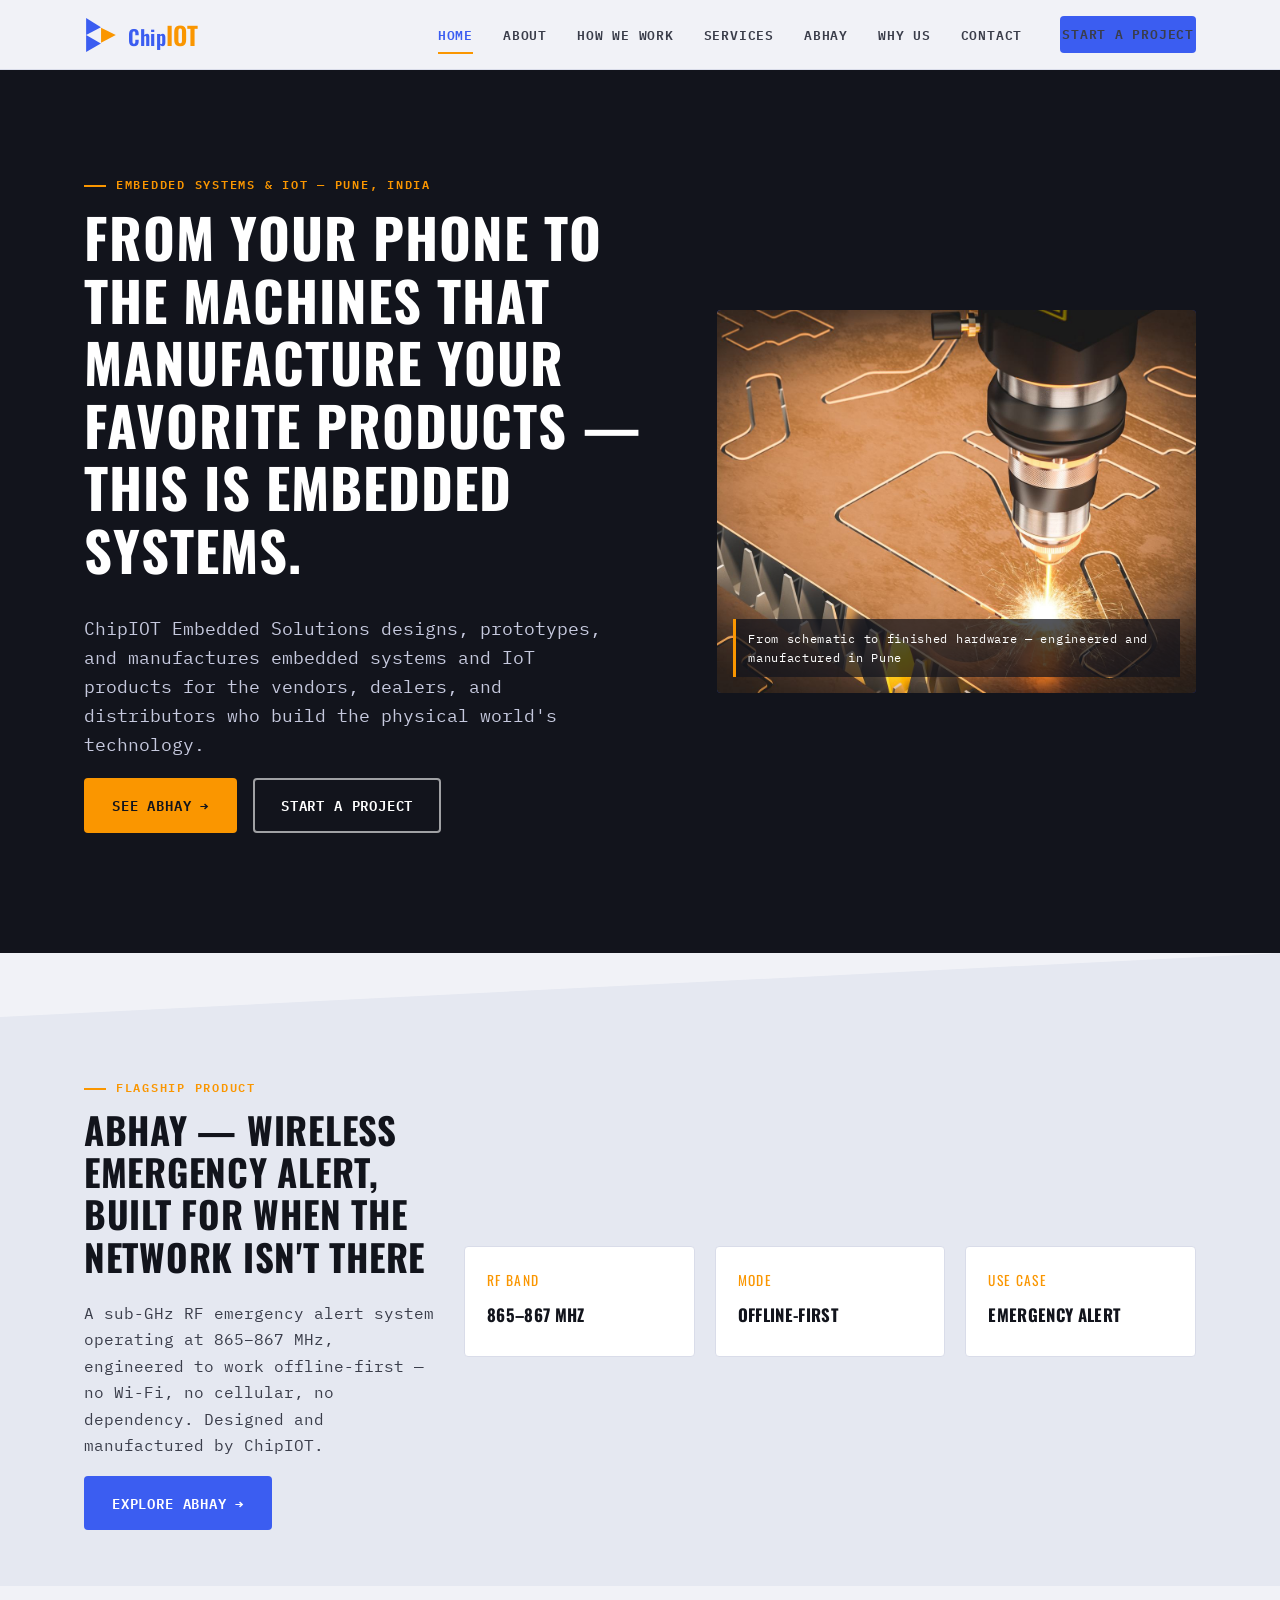
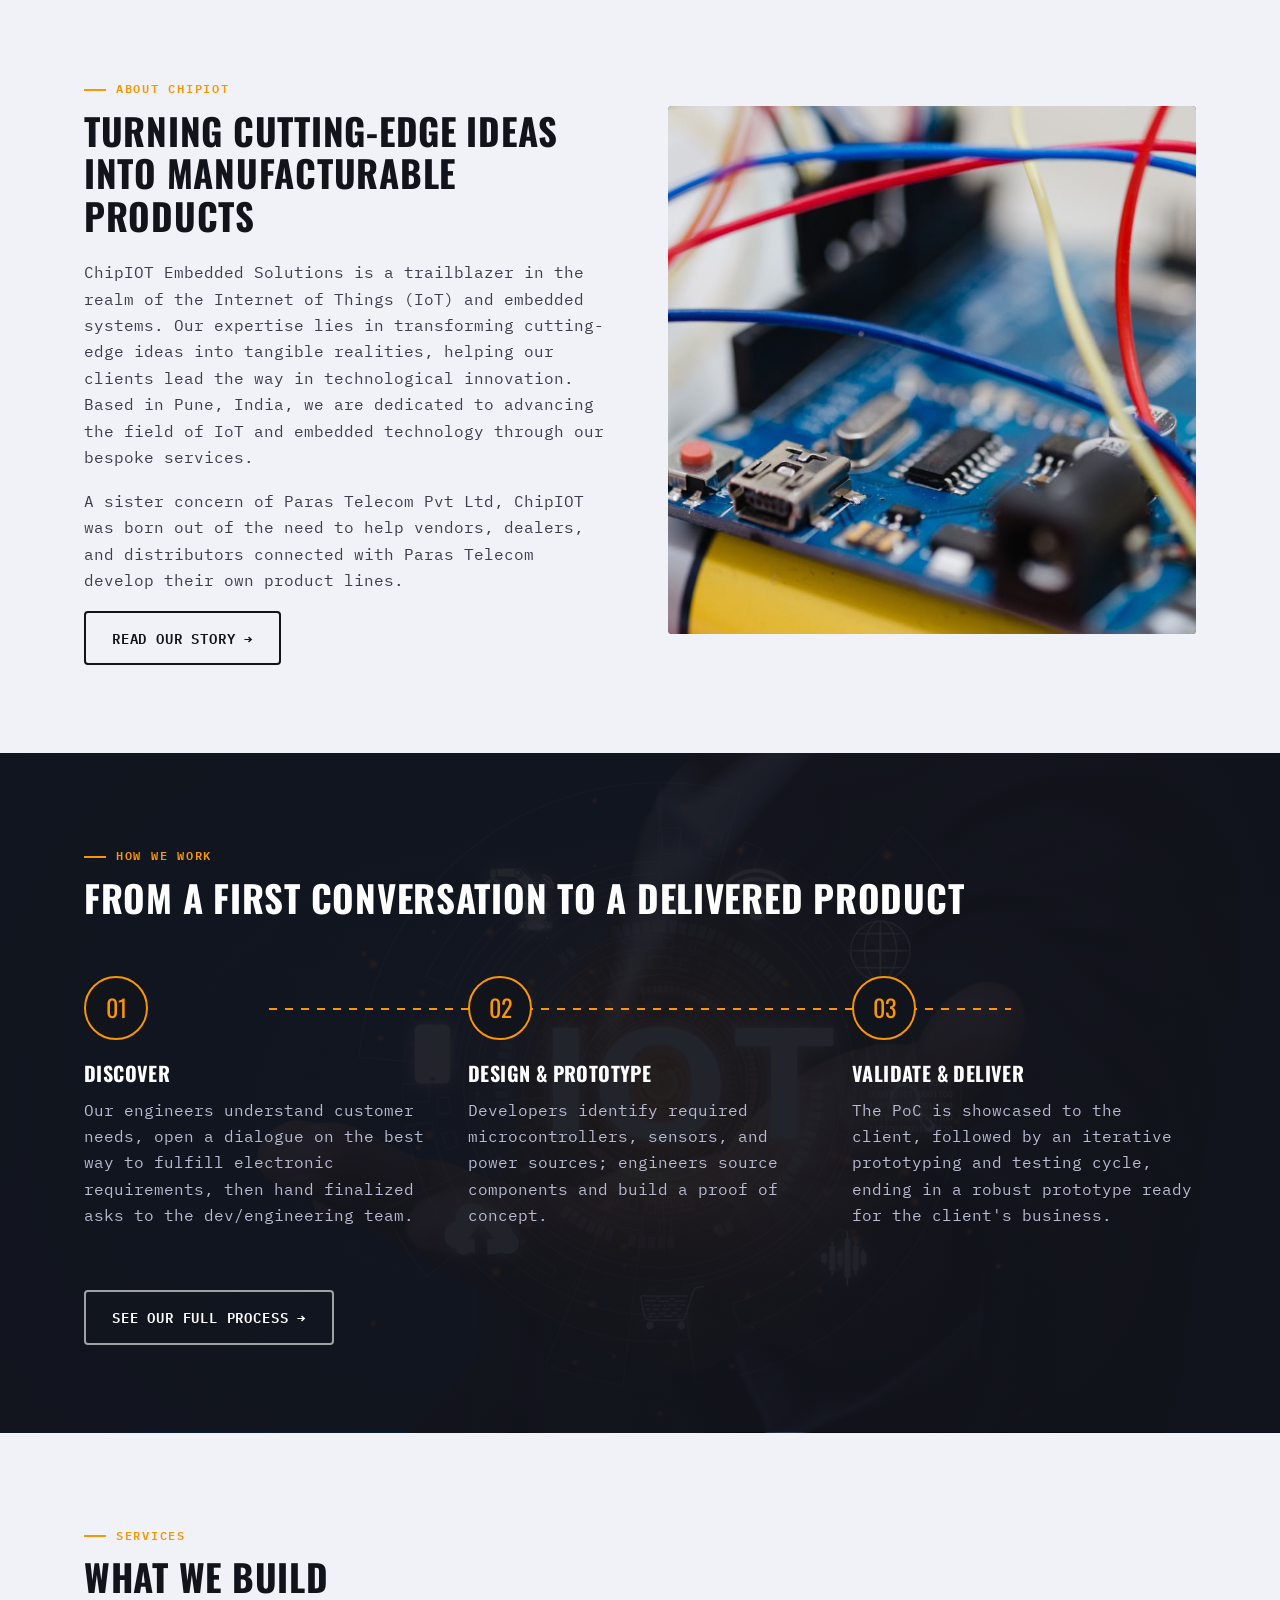
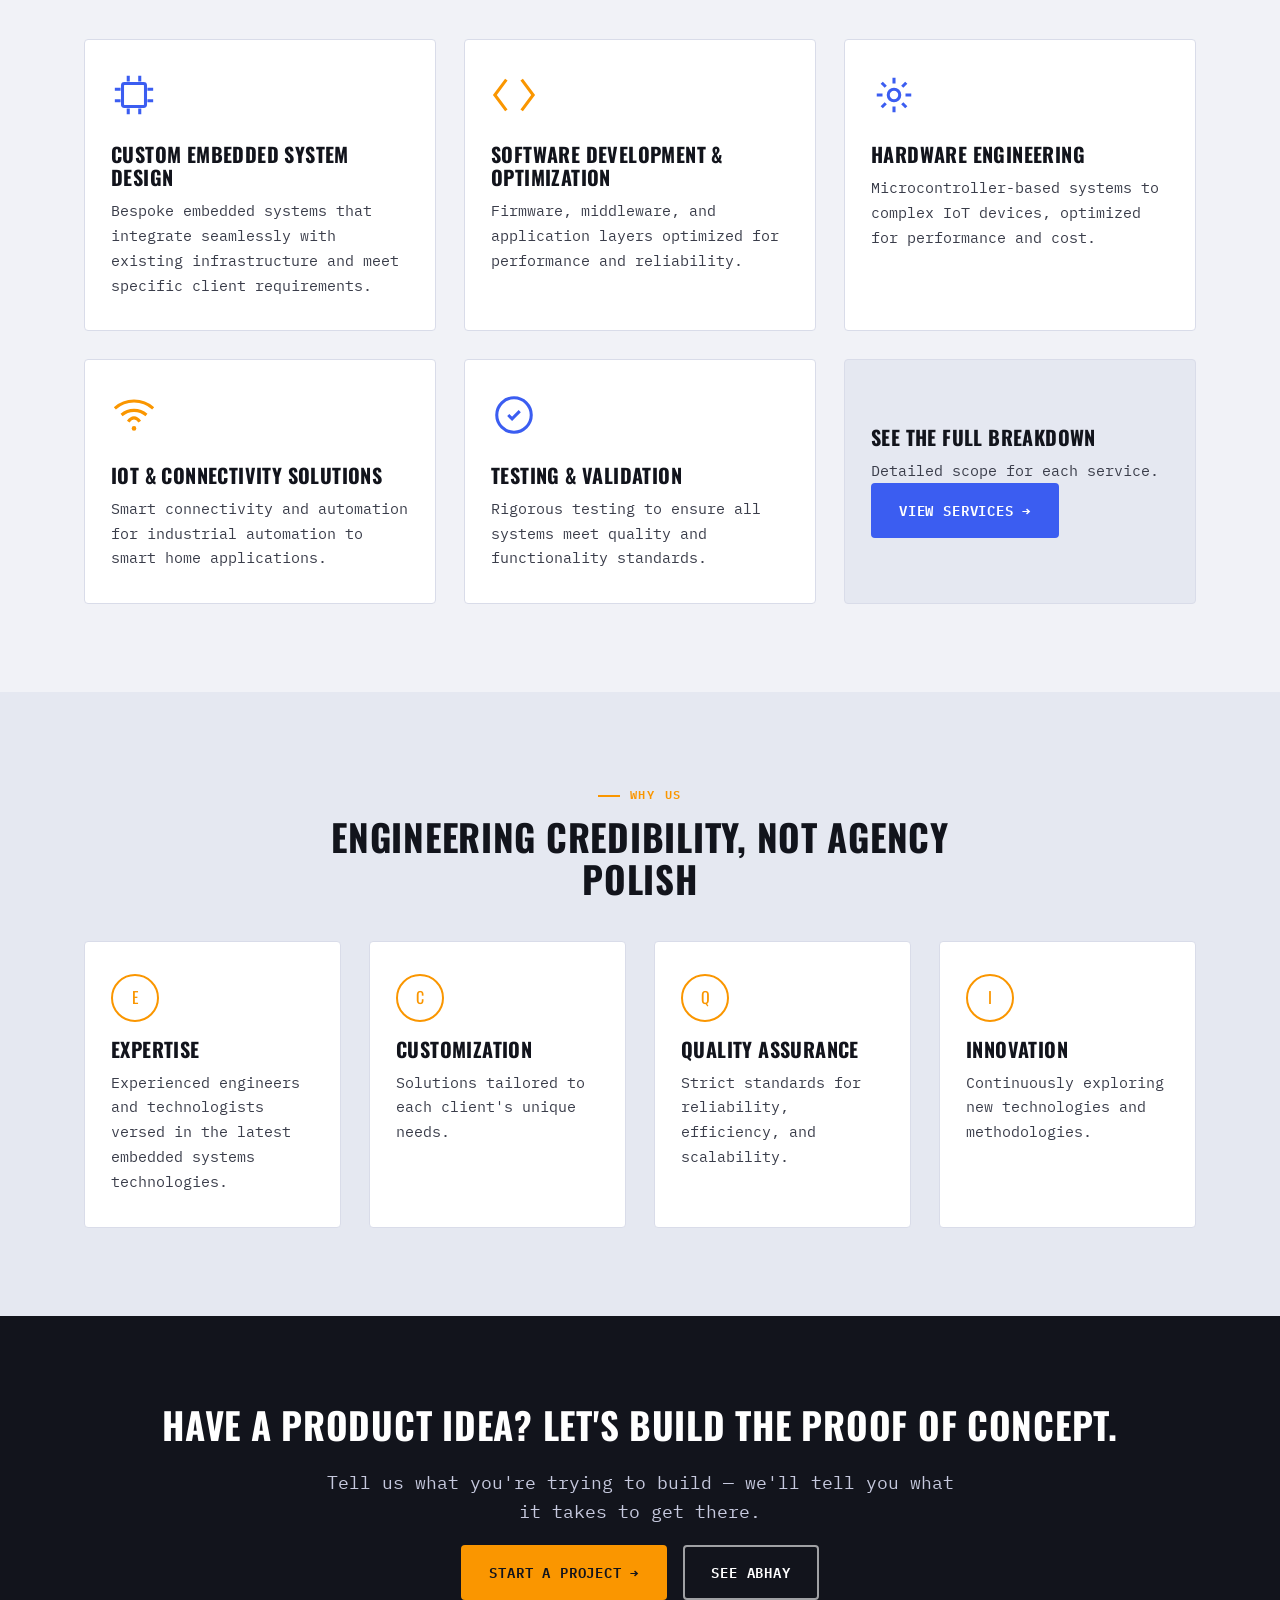
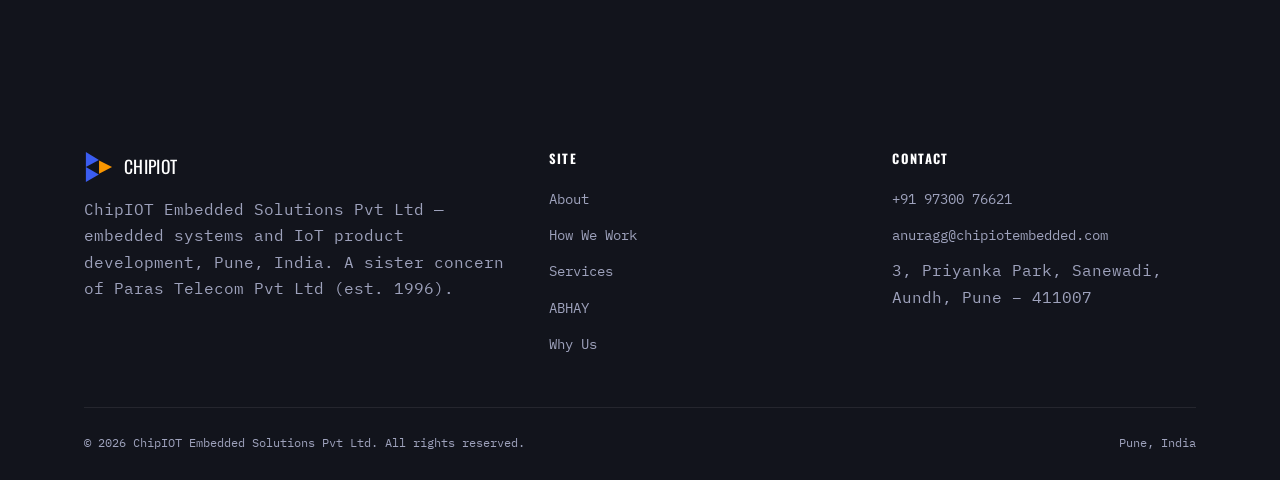
<file: index.html>
<!DOCTYPE html>
<html lang="en">
<head>
<meta charset="UTF-8">
<meta name="viewport" content="width=device-width, initial-scale=1.0">
<title>ChipIOT Embedded Solutions | Embedded Systems &amp; IoT Product Development, Pune</title>
<meta name="description" content="ChipIOT Embedded Solutions designs and builds embedded systems and IoT products in Pune, India — from proof of concept to manufacturable product. Makers of ABHAY, the offline-first sub-GHz emergency alert system.">
<link rel="icon" type="image/svg+xml" href="assets/img/favicon.svg">
<link rel="preconnect" href="https://fonts.googleapis.com">
<link rel="preconnect" href="https://fonts.gstatic.com" crossorigin>
<link href="https://fonts.googleapis.com/css2?family=Oswald:wght@400;500;600;700&family=IBM+Plex+Mono:wght@400;500;600&display=swap" rel="stylesheet">
<link rel="stylesheet" href="assets/css/style.css">
</head>
<body>

<header class="site-header">
  <div class="nav-wrap">
    <a href="index.html" class="brand">
      <svg viewBox="0 0 422 478" xmlns="http://www.w3.org/2000/svg" aria-hidden="true">
        <polygon points="2,0 2,239 210,129" fill="#3B5DF1"/>
        <polygon points="2,239 2,478 209,359" fill="#3B5DF1"/>
        <polygon points="212,137 212,347 419,239" fill="#FA9600"/>
      </svg>
      <span class="brand-word"><b>Chip</b><span>IOT</span></span>
    </a>
    <button class="nav-toggle" aria-label="Toggle navigation" aria-expanded="false">
      <span></span><span></span><span></span>
    </button>
    <ul class="nav-links">
      <li><a href="index.html" aria-current="page">Home</a></li>
      <li><a href="about.html">About</a></li>
      <li><a href="how-we-work.html">How We Work</a></li>
      <li><a href="services.html">Services</a></li>
      <li><a href="https://abhay.chipiotembedded.com" target="_blank" rel="noopener">ABHAY</a></li>
      <li><a href="why-us.html">Why Us</a></li>
      <li><a href="contact.html">Contact</a></li>
      <li class="nav-cta"><a href="contact.html" class="btn btn-primary">Start a Project</a></li>
    </ul>
  </div>
</header>

<section class="hero">
  <div class="container hero-grid">
    <div>
      <span class="eyebrow">Embedded Systems &amp; IoT — Pune, India</span>
      <h1>From your phone to the machines that manufacture your favorite products — this is embedded systems.</h1>
      <p class="lede">ChipIOT Embedded Solutions designs, prototypes, and manufactures embedded systems and IoT products for the vendors, dealers, and distributors who build the physical world's technology.</p>
      <div class="btn-row">
        <a href="https://abhay.chipiotembedded.com" target="_blank" rel="noopener" class="btn btn-accent">See ABHAY →</a>
        <a href="contact.html" class="btn btn-ghost-light">Start a Project</a>
      </div>
    </div>
    <div class="hero-art">
      <img src="assets/img/hero-manufacturing.jpg" alt="Precision manufacturing of embedded hardware">
      <div class="hero-note">From schematic to finished hardware — engineered and manufactured in Pune</div>
    </div>
  </div>
</section>

<div class="divider" aria-hidden="true">
  <svg viewBox="0 0 1200 64" preserveAspectRatio="none" xmlns="http://www.w3.org/2000/svg">
    <polygon points="0,64 1200,0 1200,64" fill="#E5E8F1"/>
  </svg>
</div>

<section class="bg-soft section-tight">
  <div class="container">
    <div class="grid grid-3" style="align-items:center;">
      <div>
        <span class="eyebrow">Flagship Product</span>
        <h2 class="mt-0">ABHAY — wireless emergency alert, built for when the network isn't there</h2>
        <p>A sub-GHz RF emergency alert system operating at 865–867 MHz, engineered to work offline-first — no Wi-Fi, no cellular, no dependency. Designed and manufactured by ChipIOT.</p>
        <a href="https://abhay.chipiotembedded.com" target="_blank" rel="noopener" class="btn btn-primary">Explore ABHAY →</a>
      </div>
      <div class="grid" style="grid-column: span 2; grid-template-columns: repeat(3,1fr); gap:20px;">
        <div class="card" style="padding:22px;">
          <span class="num">RF BAND</span>
          <h3 style="font-size:1.05rem;">865–867 MHz</h3>
        </div>
        <div class="card" style="padding:22px;">
          <span class="num">MODE</span>
          <h3 style="font-size:1.05rem;">Offline-First</h3>
        </div>
        <div class="card" style="padding:22px;">
          <span class="num">USE CASE</span>
          <h3 style="font-size:1.05rem;">Emergency Alert</h3>
        </div>
      </div>
    </div>
  </div>
</section>

<section>
  <div class="container">
    <div class="grid grid-2" style="align-items:center; gap:56px;">
      <div>
        <span class="eyebrow">About ChipIOT</span>
        <h2>Turning cutting-edge ideas into manufacturable products</h2>
        <p>ChipIOT Embedded Solutions is a trailblazer in the realm of the Internet of Things (IoT) and embedded systems. Our expertise lies in transforming cutting-edge ideas into tangible realities, helping our clients lead the way in technological innovation. Based in Pune, India, we are dedicated to advancing the field of IoT and embedded technology through our bespoke services.</p>
        <p>A sister concern of Paras Telecom Pvt Ltd, ChipIOT was born out of the need to help vendors, dealers, and distributors connected with Paras Telecom develop their own product lines.</p>
        <a href="about.html" class="btn btn-ghost">Read our story →</a>
      </div>
      <div class="hero-art" style="aspect-ratio: 1/1;">
        <img src="assets/img/embedded-board.jpg" alt="Embedded controller board with wiring, built by ChipIOT">
      </div>
    </div>
  </div>
</section>

<section class="bg-dark photo-section" style="background-image: linear-gradient(180deg, rgba(18,20,28,.92), rgba(18,20,28,.94)), url('assets/img/iot-connectivity.jpg');">
  <div class="container">
    <span class="eyebrow">How We Work</span>
    <h2>From a first conversation to a delivered product</h2>
    <div class="steps" style="margin-top:48px;">
      <div class="step">
        <div class="step-circle">01</div>
        <h3>Discover</h3>
        <p>Our engineers understand customer needs, open a dialogue on the best way to fulfill electronic requirements, then hand finalized asks to the dev/engineering team.</p>
      </div>
      <div class="step">
        <div class="step-circle">02</div>
        <h3>Design &amp; Prototype</h3>
        <p>Developers identify required microcontrollers, sensors, and power sources; engineers source components and build a proof of concept.</p>
      </div>
      <div class="step">
        <div class="step-circle">03</div>
        <h3>Validate &amp; Deliver</h3>
        <p>The PoC is showcased to the client, followed by an iterative prototyping and testing cycle, ending in a robust prototype ready for the client's business.</p>
      </div>
    </div>
    <div style="margin-top:44px;">
      <a href="how-we-work.html" class="btn btn-ghost-light">See our full process →</a>
    </div>
  </div>
</section>

<section>
  <div class="container">
    <span class="eyebrow">Services</span>
    <h2>What we build</h2>
    <div class="grid grid-3" style="margin-top:40px;">
      <div class="card">
        <svg class="card-icon" viewBox="0 0 24 24" fill="none" stroke="#3B5DF1" stroke-width="1.6"><rect x="6" y="6" width="12" height="12" rx="1"/><path d="M9 2v3M15 2v3M9 19v3M15 19v3M2 9h3M2 15h3M19 9h3M19 15h3"/></svg>
        <h3>Custom Embedded System Design</h3>
        <p>Bespoke embedded systems that integrate seamlessly with existing infrastructure and meet specific client requirements.</p>
      </div>
      <div class="card">
        <svg class="card-icon" viewBox="0 0 24 24" fill="none" stroke="#FA9600" stroke-width="1.6"><path d="M8 4L2 12l6 8M16 4l6 8-6 8"/></svg>
        <h3>Software Development &amp; Optimization</h3>
        <p>Firmware, middleware, and application layers optimized for performance and reliability.</p>
      </div>
      <div class="card">
        <svg class="card-icon" viewBox="0 0 24 24" fill="none" stroke="#3B5DF1" stroke-width="1.6"><circle cx="12" cy="12" r="3"/><path d="M12 3v3M12 18v3M3 12h3M18 12h3M5.6 5.6l2.1 2.1M16.3 16.3l2.1 2.1M5.6 18.4l2.1-2.1M16.3 7.7l2.1-2.1"/></svg>
        <h3>Hardware Engineering</h3>
        <p>Microcontroller-based systems to complex IoT devices, optimized for performance and cost.</p>
      </div>
      <div class="card">
        <svg class="card-icon" viewBox="0 0 24 24" fill="none" stroke="#FA9600" stroke-width="1.6"><path d="M2 8.5a15 15 0 0 1 20 0M5.5 12a10 10 0 0 1 13 0M9 15.5a5 10 0 0 1 6 0"/><circle cx="12" cy="19" r="1.2" fill="#FA9600" stroke="none"/></svg>
        <h3>IoT &amp; Connectivity Solutions</h3>
        <p>Smart connectivity and automation for industrial automation to smart home applications.</p>
      </div>
      <div class="card">
        <svg class="card-icon" viewBox="0 0 24 24" fill="none" stroke="#3B5DF1" stroke-width="1.6"><path d="M9 12l2 2 4-4"/><circle cx="12" cy="12" r="9"/></svg>
        <h3>Testing &amp; Validation</h3>
        <p>Rigorous testing to ensure all systems meet quality and functionality standards.</p>
      </div>
      <div class="card" style="display:flex; flex-direction:column; justify-content:center; background:var(--paper-soft);">
        <h3>See the full breakdown</h3>
        <p>Detailed scope for each service.</p>
        <a href="services.html" class="btn btn-primary" style="align-self:flex-start;">View Services →</a>
      </div>
    </div>
  </div>
</section>

<section class="bg-soft">
  <div class="container text-center">
    <span class="eyebrow">Why Us</span>
    <h2 class="center-col" style="max-width:640px;">Engineering credibility, not agency polish</h2>
    <div class="grid grid-4" style="margin-top:40px; text-align:left;">
      <div class="card">
        <div class="why-icon">E</div>
        <h3>Expertise</h3>
        <p>Experienced engineers and technologists versed in the latest embedded systems technologies.</p>
      </div>
      <div class="card">
        <div class="why-icon">C</div>
        <h3>Customization</h3>
        <p>Solutions tailored to each client's unique needs.</p>
      </div>
      <div class="card">
        <div class="why-icon">Q</div>
        <h3>Quality Assurance</h3>
        <p>Strict standards for reliability, efficiency, and scalability.</p>
      </div>
      <div class="card">
        <div class="why-icon">I</div>
        <h3>Innovation</h3>
        <p>Continuously exploring new technologies and methodologies.</p>
      </div>
    </div>
  </div>
</section>

<section class="bg-dark text-center">
  <div class="container">
    <h2>Have a product idea? Let's build the proof of concept.</h2>
    <p class="lede center-col" style="text-align:center;">Tell us what you're trying to build — we'll tell you what it takes to get there.</p>
    <div class="btn-row" style="justify-content:center;">
      <a href="contact.html" class="btn btn-accent">Start a Project →</a>
      <a href="https://abhay.chipiotembedded.com" target="_blank" rel="noopener" class="btn btn-ghost-light">See ABHAY</a>
    </div>
  </div>
</section>

<footer class="site-footer">
  <div class="container">
    <div class="footer-grid">
      <div>
        <div class="footer-brand">
          <svg viewBox="0 0 422 478" xmlns="http://www.w3.org/2000/svg" aria-hidden="true">
            <polygon points="2,0 2,239 210,129" fill="#3B5DF1"/>
            <polygon points="2,239 2,478 209,359" fill="#3B5DF1"/>
            <polygon points="212,137 212,347 419,239" fill="#FA9600"/>
          </svg>
          <span>ChipIOT</span>
        </div>
        <p>ChipIOT Embedded Solutions Pvt Ltd — embedded systems and IoT product development, Pune, India. A sister concern of Paras Telecom Pvt Ltd (est. 1996).</p>
      </div>
      <div>
        <h4>Site</h4>
        <ul>
          <li><a href="about.html">About</a></li>
          <li><a href="how-we-work.html">How We Work</a></li>
          <li><a href="services.html">Services</a></li>
          <li><a href="https://abhay.chipiotembedded.com" target="_blank" rel="noopener">ABHAY</a></li>
          <li><a href="why-us.html">Why Us</a></li>
        </ul>
      </div>
      <div>
        <h4>Contact</h4>
        <ul>
          <li><a href="tel:+919730076621">+91 97300 76621</a></li>
          <li><a href="mailto:anuragg@chipiotembedded.com">anuragg@chipiotembedded.com</a></li>
          <li>3, Priyanka Park, Sanewadi,<br>Aundh, Pune – 411007</li>
        </ul>
      </div>
    </div>
    <div class="footer-bottom">
      <span>&copy; 2026 ChipIOT Embedded Solutions Pvt Ltd. All rights reserved.</span>
      <span>Pune, India</span>
    </div>
  </div>
</footer>
<script src="assets/js/main.js"></script>
</body>
</html>
</file>
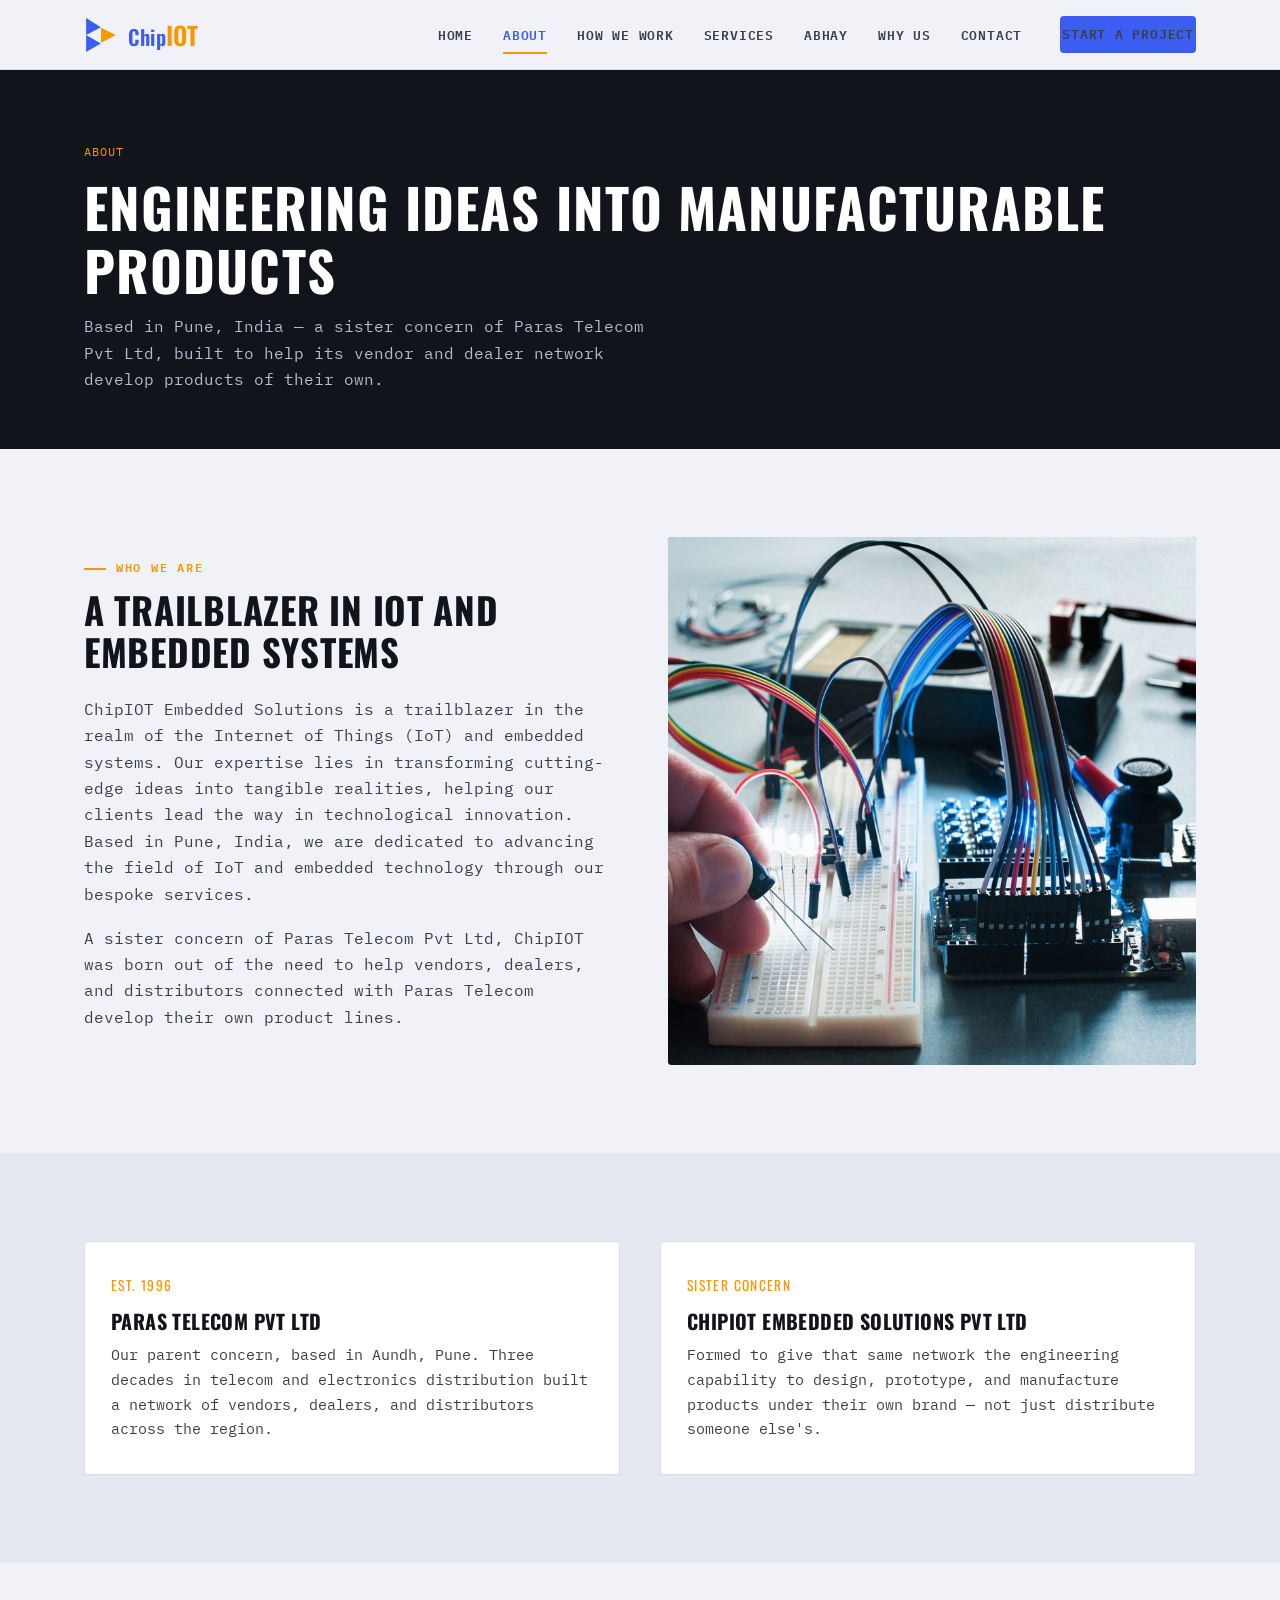
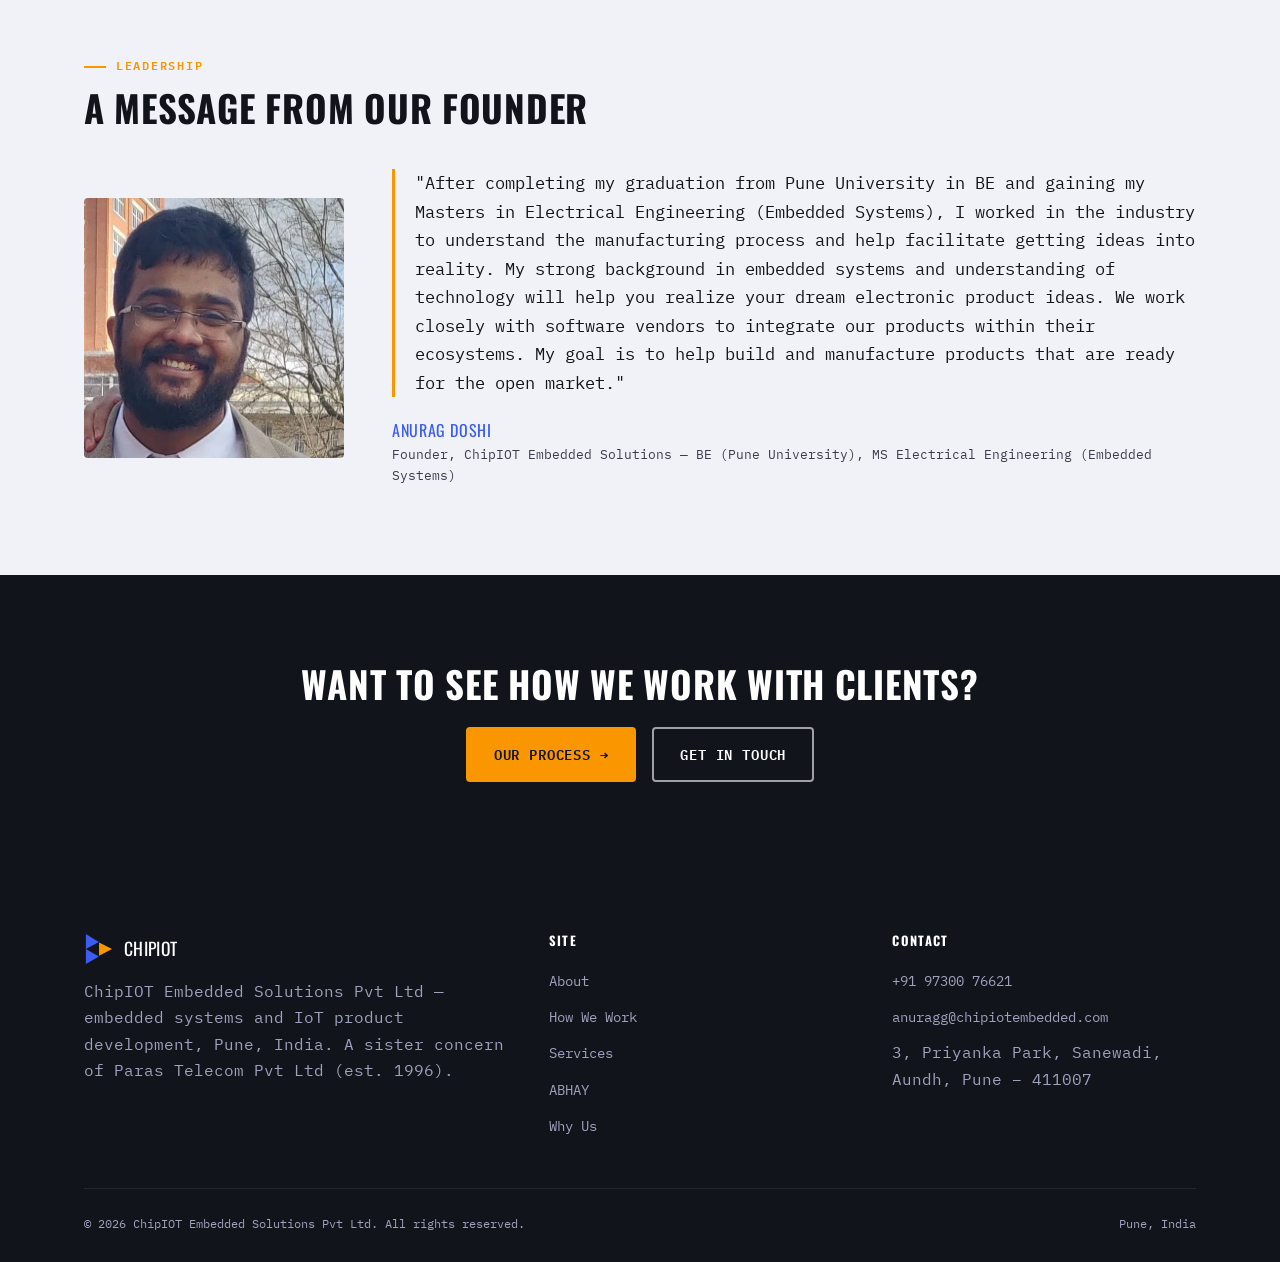
<file: about.html>
<!DOCTYPE html>
<html lang="en">
<head>
<meta charset="UTF-8">
<meta name="viewport" content="width=device-width, initial-scale=1.0">
<title>About ChipIOT Embedded Solutions | Embedded Systems, Pune</title>
<meta name="description" content="ChipIOT Embedded Solutions is a Pune-based embedded systems and IoT product development company, a sister concern of Paras Telecom Pvt Ltd (est. 1996).">
<link rel="icon" type="image/svg+xml" href="assets/img/favicon.svg">
<link rel="preconnect" href="https://fonts.googleapis.com">
<link rel="preconnect" href="https://fonts.gstatic.com" crossorigin>
<link href="https://fonts.googleapis.com/css2?family=Oswald:wght@400;500;600;700&family=IBM+Plex+Mono:wght@400;500;600&display=swap" rel="stylesheet">
<link rel="stylesheet" href="assets/css/style.css">
</head>
<body>

<header class="site-header">
  <div class="nav-wrap">
    <a href="index.html" class="brand">
      <svg viewBox="0 0 422 478" xmlns="http://www.w3.org/2000/svg" aria-hidden="true">
        <polygon points="2,0 2,239 210,129" fill="#3B5DF1"/>
        <polygon points="2,239 2,478 209,359" fill="#3B5DF1"/>
        <polygon points="212,137 212,347 419,239" fill="#FA9600"/>
      </svg>
      <span class="brand-word"><b>Chip</b><span>IOT</span></span>
    </a>
    <button class="nav-toggle" aria-label="Toggle navigation" aria-expanded="false">
      <span></span><span></span><span></span>
    </button>
    <ul class="nav-links">
      <li><a href="index.html">Home</a></li>
      <li><a href="about.html" aria-current="page">About</a></li>
      <li><a href="how-we-work.html">How We Work</a></li>
      <li><a href="services.html">Services</a></li>
      <li><a href="https://abhay.chipiotembedded.com" target="_blank" rel="noopener">ABHAY</a></li>
      <li><a href="why-us.html">Why Us</a></li>
      <li><a href="contact.html">Contact</a></li>
      <li class="nav-cta"><a href="contact.html" class="btn btn-primary">Start a Project</a></li>
    </ul>
  </div>
</header>

<section class="page-banner">
  <div class="container">
    <div class="crumb">About</div>
    <h1>Engineering ideas into manufacturable products</h1>
    <p>Based in Pune, India — a sister concern of Paras Telecom Pvt Ltd, built to help its vendor and dealer network develop products of their own.</p>
  </div>
</section>

<section>
  <div class="container">
    <div class="grid grid-2" style="gap:56px; align-items:center;">
      <div>
        <span class="eyebrow">Who We Are</span>
        <h2 class="mt-0">A trailblazer in IoT and embedded systems</h2>
        <p>ChipIOT Embedded Solutions is a trailblazer in the realm of the Internet of Things (IoT) and embedded systems. Our expertise lies in transforming cutting-edge ideas into tangible realities, helping our clients lead the way in technological innovation. Based in Pune, India, we are dedicated to advancing the field of IoT and embedded technology through our bespoke services.</p>
        <p>A sister concern of Paras Telecom Pvt Ltd, ChipIOT was born out of the need to help vendors, dealers, and distributors connected with Paras Telecom develop their own product lines.</p>
      </div>
      <div class="hero-art" style="aspect-ratio: 1/1;">
        <img src="assets/img/prototyping-breadboard.jpg" alt="Engineer prototyping a circuit on a breadboard">
      </div>
    </div>
  </div>
</section>

<section class="bg-soft">
  <div class="container">
    <div class="grid grid-2" style="gap:40px;">
      <div class="card">
        <span class="num">EST. 1996</span>
        <h3>Paras Telecom Pvt Ltd</h3>
        <p>Our parent concern, based in Aundh, Pune. Three decades in telecom and electronics distribution built a network of vendors, dealers, and distributors across the region.</p>
      </div>
      <div class="card">
        <span class="num">SISTER CONCERN</span>
        <h3>ChipIOT Embedded Solutions Pvt Ltd</h3>
        <p>Formed to give that same network the engineering capability to design, prototype, and manufacture products under their own brand — not just distribute someone else's.</p>
      </div>
    </div>
  </div>
</section>

<section>
  <div class="container">
    <span class="eyebrow">Leadership</span>
    <h2>A message from our founder</h2>
    <div class="founder" style="margin-top:40px;">
      <img class="founder-photo" src="assets/img/founder-anurag-doshi.jpg" alt="Anurag Doshi, Founder of ChipIOT Embedded Solutions">
      <div>
        <blockquote>
          "After completing my graduation from Pune University in BE and gaining my Masters in Electrical Engineering (Embedded Systems), I worked in the industry to understand the manufacturing process and help facilitate getting ideas into reality. My strong background in embedded systems and understanding of technology will help you realize your dream electronic product ideas. We work closely with software vendors to integrate our products within their ecosystems. My goal is to help build and manufacture products that are ready for the open market."
        </blockquote>
        <div class="founder-name">Anurag Doshi</div>
        <div class="founder-role">Founder, ChipIOT Embedded Solutions — BE (Pune University), MS Electrical Engineering (Embedded Systems)</div>
      </div>
    </div>
  </div>
</section>

<section class="bg-dark text-center">
  <div class="container">
    <h2>Want to see how we work with clients?</h2>
    <div class="btn-row" style="justify-content:center;">
      <a href="how-we-work.html" class="btn btn-accent">Our Process →</a>
      <a href="contact.html" class="btn btn-ghost-light">Get in Touch</a>
    </div>
  </div>
</section>

<footer class="site-footer">
  <div class="container">
    <div class="footer-grid">
      <div>
        <div class="footer-brand">
          <svg viewBox="0 0 422 478" xmlns="http://www.w3.org/2000/svg" aria-hidden="true">
            <polygon points="2,0 2,239 210,129" fill="#3B5DF1"/>
            <polygon points="2,239 2,478 209,359" fill="#3B5DF1"/>
            <polygon points="212,137 212,347 419,239" fill="#FA9600"/>
          </svg>
          <span>ChipIOT</span>
        </div>
        <p>ChipIOT Embedded Solutions Pvt Ltd — embedded systems and IoT product development, Pune, India. A sister concern of Paras Telecom Pvt Ltd (est. 1996).</p>
      </div>
      <div>
        <h4>Site</h4>
        <ul>
          <li><a href="about.html">About</a></li>
          <li><a href="how-we-work.html">How We Work</a></li>
          <li><a href="services.html">Services</a></li>
          <li><a href="https://abhay.chipiotembedded.com" target="_blank" rel="noopener">ABHAY</a></li>
          <li><a href="why-us.html">Why Us</a></li>
        </ul>
      </div>
      <div>
        <h4>Contact</h4>
        <ul>
          <li><a href="tel:+919730076621">+91 97300 76621</a></li>
          <li><a href="mailto:anuragg@chipiotembedded.com">anuragg@chipiotembedded.com</a></li>
          <li>3, Priyanka Park, Sanewadi,<br>Aundh, Pune – 411007</li>
        </ul>
      </div>
    </div>
    <div class="footer-bottom">
      <span>&copy; 2026 ChipIOT Embedded Solutions Pvt Ltd. All rights reserved.</span>
      <span>Pune, India</span>
    </div>
  </div>
</footer>
<script src="assets/js/main.js"></script>
</body>
</html>
</file>
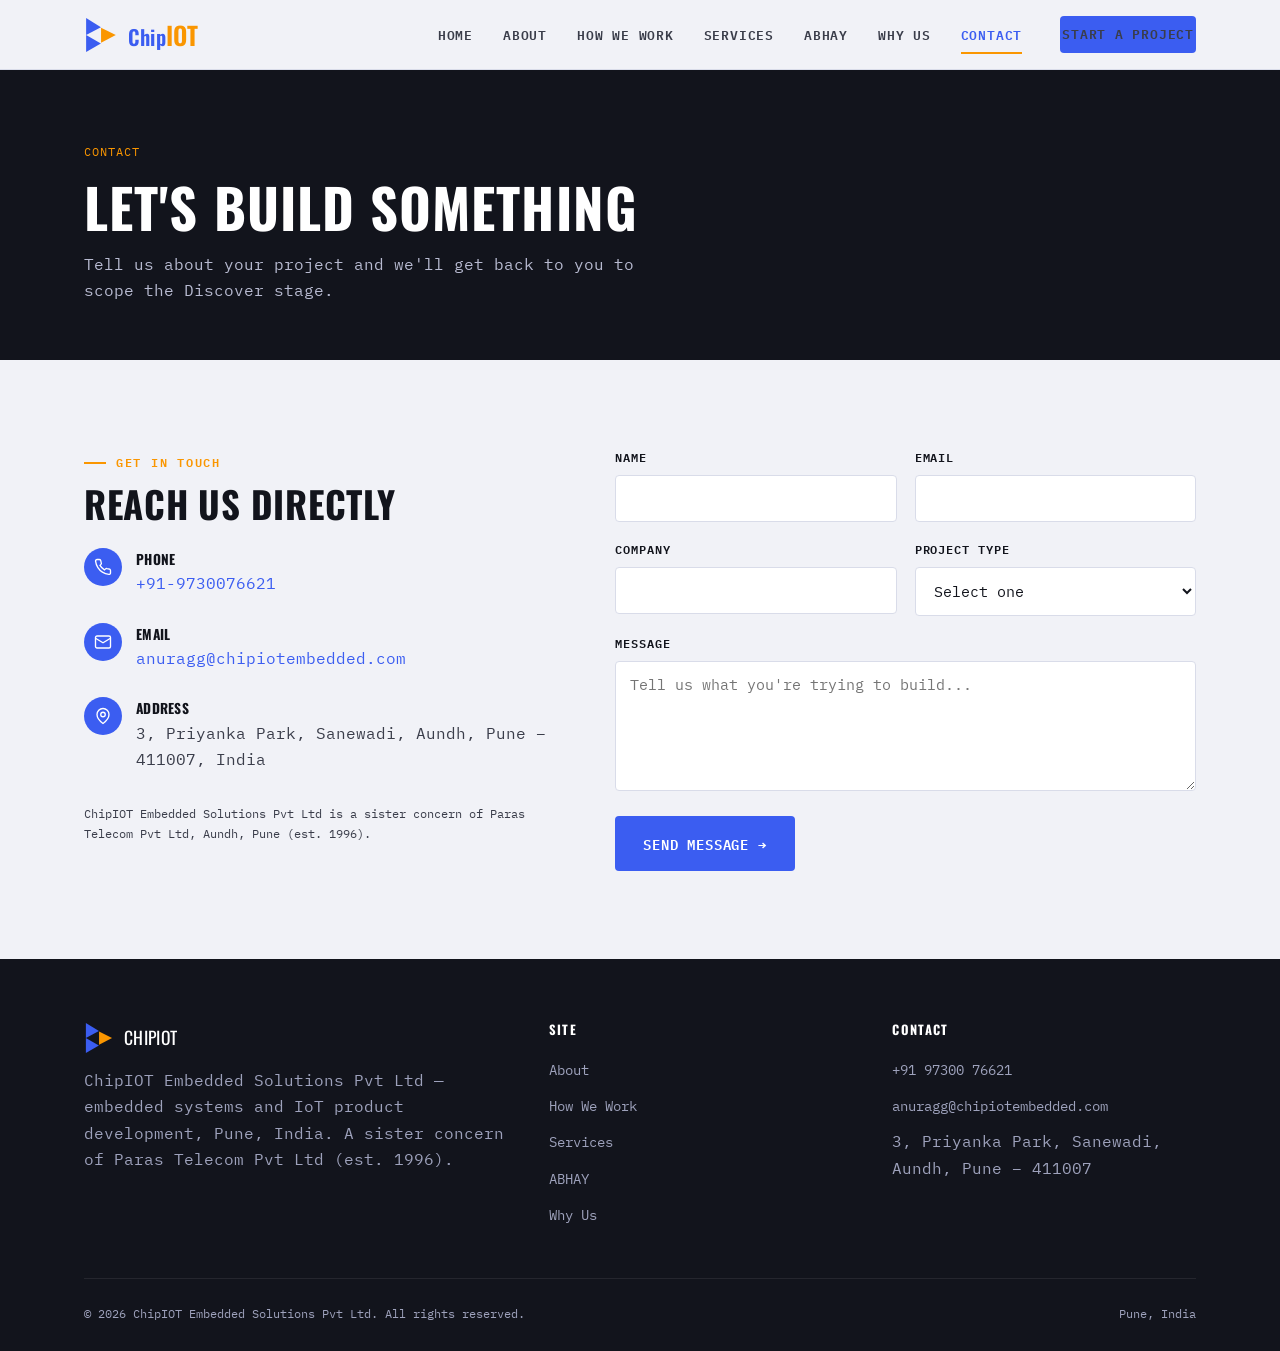
<file: contact.html>
<!DOCTYPE html>
<html lang="en">
<head>
<meta charset="UTF-8">
<meta name="viewport" content="width=device-width, initial-scale=1.0">
<title>Contact | ChipIOT Embedded Solutions — Pune, India</title>
<meta name="description" content="Start a project with ChipIOT Embedded Solutions. Call +91-9730076621, email anuragg@chipiotembedded.com, or visit us in Aundh, Pune.">
<link rel="icon" type="image/svg+xml" href="assets/img/favicon.svg">
<link rel="preconnect" href="https://fonts.googleapis.com">
<link rel="preconnect" href="https://fonts.gstatic.com" crossorigin>
<link href="https://fonts.googleapis.com/css2?family=Oswald:wght@400;500;600;700&family=IBM+Plex+Mono:wght@400;500;600&display=swap" rel="stylesheet">
<link rel="stylesheet" href="assets/css/style.css">
</head>
<body>

<header class="site-header">
  <div class="nav-wrap">
    <a href="index.html" class="brand">
      <svg viewBox="0 0 422 478" xmlns="http://www.w3.org/2000/svg" aria-hidden="true">
        <polygon points="2,0 2,239 210,129" fill="#3B5DF1"/>
        <polygon points="2,239 2,478 209,359" fill="#3B5DF1"/>
        <polygon points="212,137 212,347 419,239" fill="#FA9600"/>
      </svg>
      <span class="brand-word"><b>Chip</b><span>IOT</span></span>
    </a>
    <button class="nav-toggle" aria-label="Toggle navigation" aria-expanded="false">
      <span></span><span></span><span></span>
    </button>
    <ul class="nav-links">
      <li><a href="index.html">Home</a></li>
      <li><a href="about.html">About</a></li>
      <li><a href="how-we-work.html">How We Work</a></li>
      <li><a href="services.html">Services</a></li>
      <li><a href="https://abhay.chipiotembedded.com" target="_blank" rel="noopener">ABHAY</a></li>
      <li><a href="why-us.html">Why Us</a></li>
      <li><a href="contact.html" aria-current="page">Contact</a></li>
      <li class="nav-cta"><a href="contact.html" class="btn btn-primary">Start a Project</a></li>
    </ul>
  </div>
</header>

<section class="page-banner">
  <div class="container">
    <div class="crumb">Contact</div>
    <h1>Let's build something</h1>
    <p>Tell us about your project and we'll get back to you to scope the Discover stage.</p>
  </div>
</section>

<section>
  <div class="container contact-grid">
    <div>
      <span class="eyebrow">Get In Touch</span>
      <h2 class="mt-0">Reach us directly</h2>

      <div class="contact-info-item">
        <div class="ico" aria-hidden="true">
          <svg width="18" height="18" viewBox="0 0 24 24" fill="none" stroke="#fff" stroke-width="1.8"><path d="M22 16.9v3a2 2 0 0 1-2.2 2 19.8 19.8 0 0 1-8.6-3.1 19.5 19.5 0 0 1-6-6A19.8 19.8 0 0 1 2.1 4.2 2 2 0 0 1 4.1 2h3a2 2 0 0 1 2 1.7c.1.9.3 1.8.6 2.7a2 2 0 0 1-.4 2.1L8 9.9a16 16 0 0 0 6 6l1.4-1.4a2 2 0 0 1 2.1-.4c.9.3 1.8.5 2.7.6a2 2 0 0 1 1.8 2z"/></svg>
        </div>
        <div>
          <strong>Phone</strong>
          <a href="tel:+919730076621">+91-9730076621</a>
        </div>
      </div>

      <div class="contact-info-item">
        <div class="ico" aria-hidden="true">
          <svg width="18" height="18" viewBox="0 0 24 24" fill="none" stroke="#fff" stroke-width="1.8"><rect x="2" y="4" width="20" height="16" rx="2"/><path d="m2 7 10 6 10-6"/></svg>
        </div>
        <div>
          <strong>Email</strong>
          <a href="mailto:anuragg@chipiotembedded.com">anuragg@chipiotembedded.com</a>
        </div>
      </div>

      <div class="contact-info-item">
        <div class="ico" aria-hidden="true">
          <svg width="18" height="18" viewBox="0 0 24 24" fill="none" stroke="#fff" stroke-width="1.8"><path d="M20 10c0 6-8 12-8 12s-8-6-8-12a8 8 0 0 1 16 0z"/><circle cx="12" cy="10" r="3"/></svg>
        </div>
        <div>
          <strong>Address</strong>
          3, Priyanka Park, Sanewadi, Aundh, Pune – 411007, India
        </div>
      </div>

      <p class="form-note" style="margin-top:30px;">ChipIOT Embedded Solutions Pvt Ltd is a sister concern of Paras Telecom Pvt Ltd, Aundh, Pune (est. 1996).</p>
    </div>

    <div>
      <div class="form-success">Thanks — your message has been sent. We'll get back to you shortly.</div>
      <div class="form-error">Something went wrong sending that. Please email us directly at <a href="mailto:anuragg@chipiotembedded.com">anuragg@chipiotembedded.com</a>.</div>
      <form class="contact-form" name="contact" method="POST" action="https://formsubmit.co/anuragg@chipiotembedded.com">
        <input type="hidden" name="_subject" value="New project inquiry — chipiotembedded.com">
        <input type="hidden" name="_template" value="table">
        <input type="hidden" name="_captcha" value="false">
        <p style="position:absolute; left:-9999px;" aria-hidden="true">
          <label>Don't fill this out: <input name="_honey" tabindex="-1" autocomplete="off"></label>
        </p>

        <div class="form-row">
          <div>
            <label for="name">Name</label>
            <input type="text" id="name" name="name" required autocomplete="name">
          </div>
          <div>
            <label for="email">Email</label>
            <input type="email" id="email" name="email" required autocomplete="email">
          </div>
        </div>

        <div class="form-row">
          <div>
            <label for="company">Company</label>
            <input type="text" id="company" name="company" autocomplete="organization">
          </div>
          <div>
            <label for="project-type">Project Type</label>
            <select id="project-type" name="project_type" required>
              <option value="">Select one</option>
              <option value="PoC">Proof of Concept</option>
              <option value="Prototype">Prototype</option>
              <option value="Product manufacturing">Product Manufacturing</option>
              <option value="Other">Other</option>
            </select>
          </div>
        </div>

        <div>
          <label for="message">Message</label>
          <textarea id="message" name="message" required placeholder="Tell us what you're trying to build..."></textarea>
        </div>

        <button type="submit" class="btn btn-primary" style="justify-self:start;">Send Message →</button>
      </form>
    </div>
  </div>
</section>

<footer class="site-footer">
  <div class="container">
    <div class="footer-grid">
      <div>
        <div class="footer-brand">
          <svg viewBox="0 0 422 478" xmlns="http://www.w3.org/2000/svg" aria-hidden="true">
            <polygon points="2,0 2,239 210,129" fill="#3B5DF1"/>
            <polygon points="2,239 2,478 209,359" fill="#3B5DF1"/>
            <polygon points="212,137 212,347 419,239" fill="#FA9600"/>
          </svg>
          <span>ChipIOT</span>
        </div>
        <p>ChipIOT Embedded Solutions Pvt Ltd — embedded systems and IoT product development, Pune, India. A sister concern of Paras Telecom Pvt Ltd (est. 1996).</p>
      </div>
      <div>
        <h4>Site</h4>
        <ul>
          <li><a href="about.html">About</a></li>
          <li><a href="how-we-work.html">How We Work</a></li>
          <li><a href="services.html">Services</a></li>
          <li><a href="https://abhay.chipiotembedded.com" target="_blank" rel="noopener">ABHAY</a></li>
          <li><a href="why-us.html">Why Us</a></li>
        </ul>
      </div>
      <div>
        <h4>Contact</h4>
        <ul>
          <li><a href="tel:+919730076621">+91 97300 76621</a></li>
          <li><a href="mailto:anuragg@chipiotembedded.com">anuragg@chipiotembedded.com</a></li>
          <li>3, Priyanka Park, Sanewadi,<br>Aundh, Pune – 411007</li>
        </ul>
      </div>
    </div>
    <div class="footer-bottom">
      <span>&copy; 2026 ChipIOT Embedded Solutions Pvt Ltd. All rights reserved.</span>
      <span>Pune, India</span>
    </div>
  </div>
</footer>
<script src="assets/js/main.js"></script>
</body>
</html>
</file>
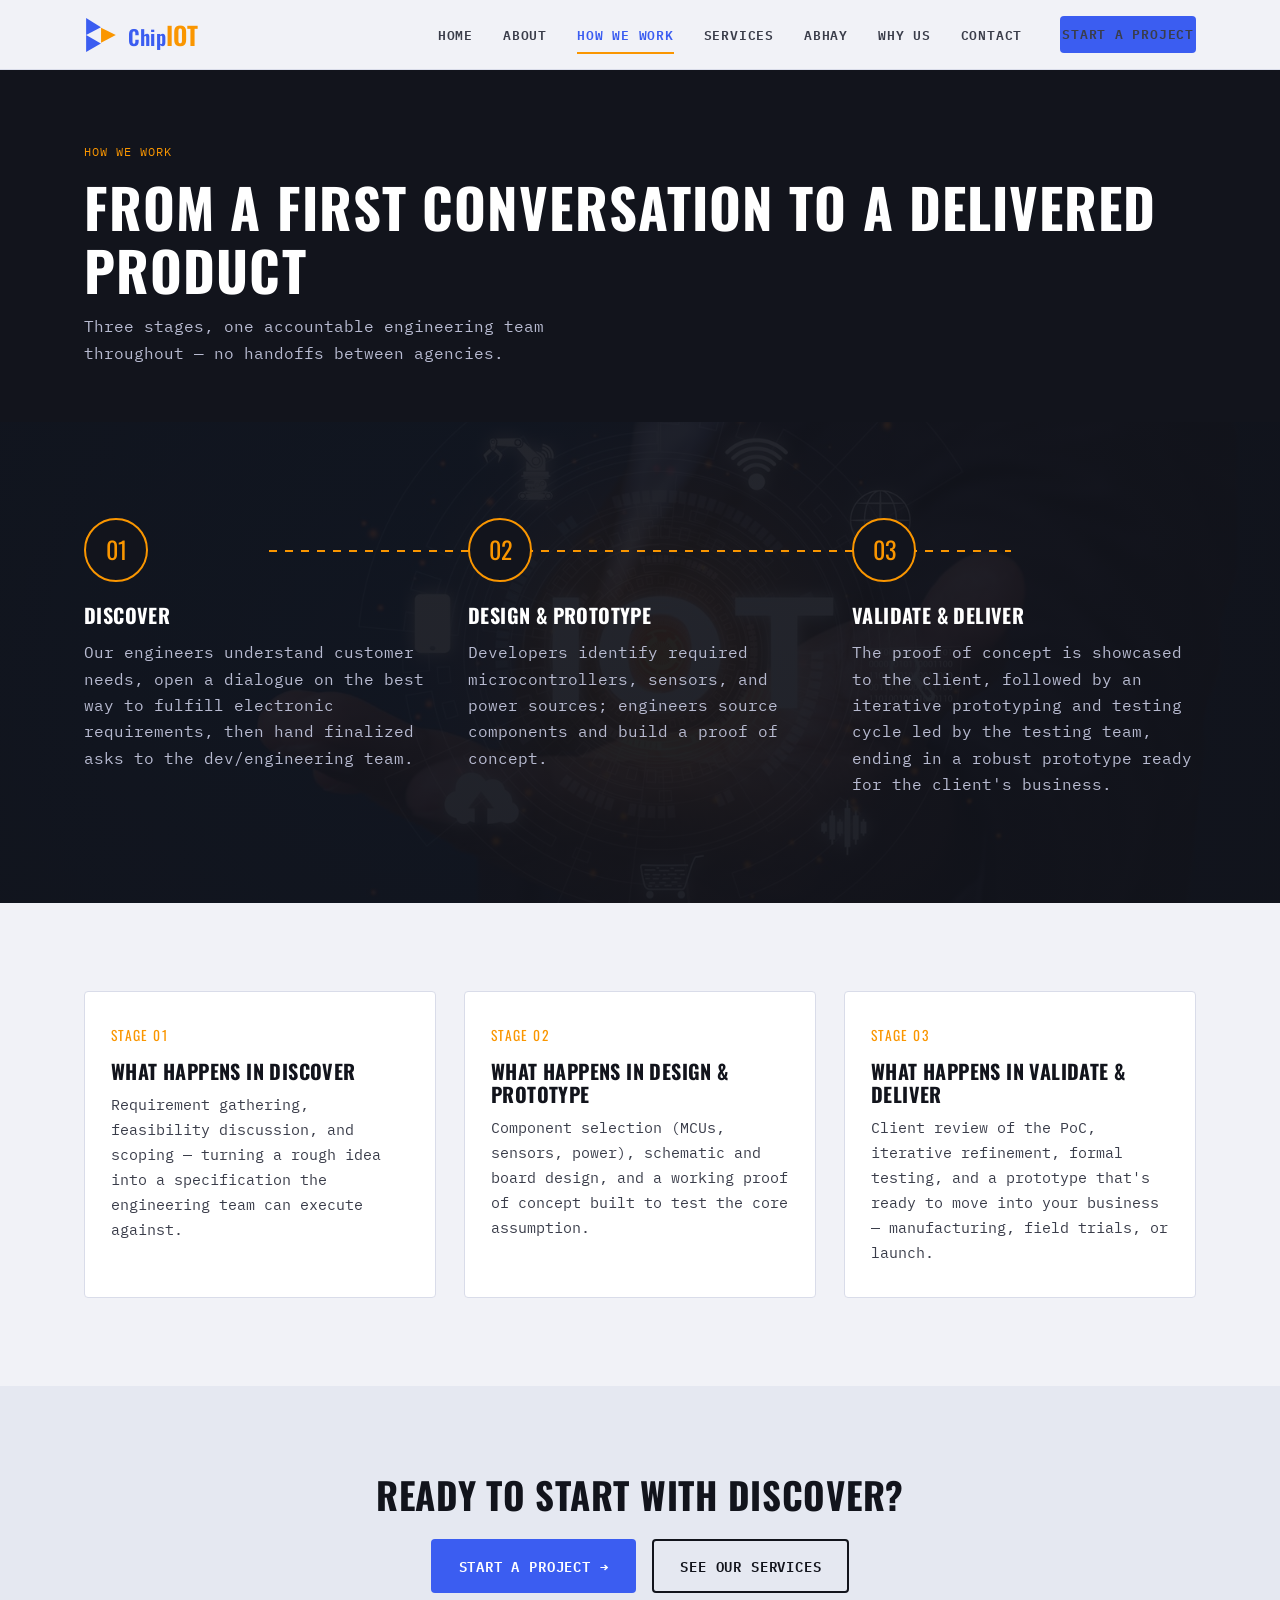
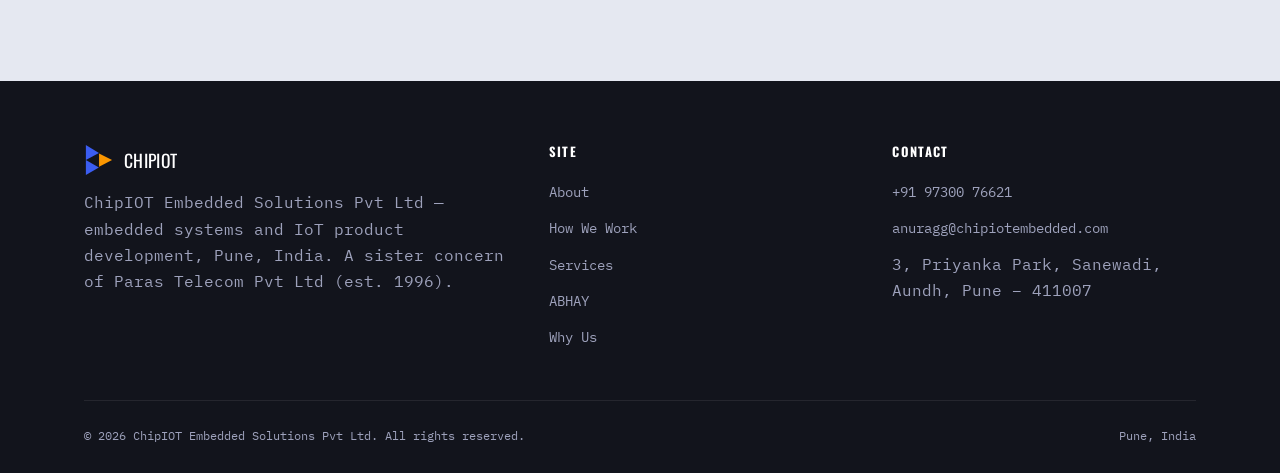
<file: how-we-work.html>
<!DOCTYPE html>
<html lang="en">
<head>
<meta charset="UTF-8">
<meta name="viewport" content="width=device-width, initial-scale=1.0">
<title>How We Work | ChipIOT Embedded Solutions</title>
<meta name="description" content="Our three-step process for embedded systems and IoT product development: Discover, Design & Prototype, Validate & Deliver.">
<link rel="icon" type="image/svg+xml" href="assets/img/favicon.svg">
<link rel="preconnect" href="https://fonts.googleapis.com">
<link rel="preconnect" href="https://fonts.gstatic.com" crossorigin>
<link href="https://fonts.googleapis.com/css2?family=Oswald:wght@400;500;600;700&family=IBM+Plex+Mono:wght@400;500;600&display=swap" rel="stylesheet">
<link rel="stylesheet" href="assets/css/style.css">
</head>
<body>

<header class="site-header">
  <div class="nav-wrap">
    <a href="index.html" class="brand">
      <svg viewBox="0 0 422 478" xmlns="http://www.w3.org/2000/svg" aria-hidden="true">
        <polygon points="2,0 2,239 210,129" fill="#3B5DF1"/>
        <polygon points="2,239 2,478 209,359" fill="#3B5DF1"/>
        <polygon points="212,137 212,347 419,239" fill="#FA9600"/>
      </svg>
      <span class="brand-word"><b>Chip</b><span>IOT</span></span>
    </a>
    <button class="nav-toggle" aria-label="Toggle navigation" aria-expanded="false">
      <span></span><span></span><span></span>
    </button>
    <ul class="nav-links">
      <li><a href="index.html">Home</a></li>
      <li><a href="about.html">About</a></li>
      <li><a href="how-we-work.html" aria-current="page">How We Work</a></li>
      <li><a href="services.html">Services</a></li>
      <li><a href="https://abhay.chipiotembedded.com" target="_blank" rel="noopener">ABHAY</a></li>
      <li><a href="why-us.html">Why Us</a></li>
      <li><a href="contact.html">Contact</a></li>
      <li class="nav-cta"><a href="contact.html" class="btn btn-primary">Start a Project</a></li>
    </ul>
  </div>
</header>

<section class="page-banner">
  <div class="container">
    <div class="crumb">How We Work</div>
    <h1>From a first conversation to a delivered product</h1>
    <p>Three stages, one accountable engineering team throughout — no handoffs between agencies.</p>
  </div>
</section>

<section class="bg-dark photo-section" style="background-image: linear-gradient(180deg, rgba(18,20,28,.92), rgba(18,20,28,.94)), url('assets/img/iot-connectivity.jpg');">
  <div class="container">
    <div class="steps">
      <div class="step">
        <div class="step-circle">01</div>
        <h3>Discover</h3>
        <p>Our engineers understand customer needs, open a dialogue on the best way to fulfill electronic requirements, then hand finalized asks to the dev/engineering team.</p>
      </div>
      <div class="step">
        <div class="step-circle">02</div>
        <h3>Design &amp; Prototype</h3>
        <p>Developers identify required microcontrollers, sensors, and power sources; engineers source components and build a proof of concept.</p>
      </div>
      <div class="step">
        <div class="step-circle">03</div>
        <h3>Validate &amp; Deliver</h3>
        <p>The proof of concept is showcased to the client, followed by an iterative prototyping and testing cycle led by the testing team, ending in a robust prototype ready for the client's business.</p>
      </div>
    </div>
  </div>
</section>

<section>
  <div class="container">
    <div class="grid grid-3">
      <div class="card">
        <span class="num">STAGE 01</span>
        <h3>What happens in Discover</h3>
        <p>Requirement gathering, feasibility discussion, and scoping — turning a rough idea into a specification the engineering team can execute against.</p>
      </div>
      <div class="card">
        <span class="num">STAGE 02</span>
        <h3>What happens in Design &amp; Prototype</h3>
        <p>Component selection (MCUs, sensors, power), schematic and board design, and a working proof of concept built to test the core assumption.</p>
      </div>
      <div class="card">
        <span class="num">STAGE 03</span>
        <h3>What happens in Validate &amp; Deliver</h3>
        <p>Client review of the PoC, iterative refinement, formal testing, and a prototype that's ready to move into your business — manufacturing, field trials, or launch.</p>
      </div>
    </div>
  </div>
</section>

<section class="bg-soft text-center">
  <div class="container">
    <h2>Ready to start with Discover?</h2>
    <div class="btn-row" style="justify-content:center;">
      <a href="contact.html" class="btn btn-primary">Start a Project →</a>
      <a href="services.html" class="btn btn-ghost">See Our Services</a>
    </div>
  </div>
</section>

<footer class="site-footer">
  <div class="container">
    <div class="footer-grid">
      <div>
        <div class="footer-brand">
          <svg viewBox="0 0 422 478" xmlns="http://www.w3.org/2000/svg" aria-hidden="true">
            <polygon points="2,0 2,239 210,129" fill="#3B5DF1"/>
            <polygon points="2,239 2,478 209,359" fill="#3B5DF1"/>
            <polygon points="212,137 212,347 419,239" fill="#FA9600"/>
          </svg>
          <span>ChipIOT</span>
        </div>
        <p>ChipIOT Embedded Solutions Pvt Ltd — embedded systems and IoT product development, Pune, India. A sister concern of Paras Telecom Pvt Ltd (est. 1996).</p>
      </div>
      <div>
        <h4>Site</h4>
        <ul>
          <li><a href="about.html">About</a></li>
          <li><a href="how-we-work.html">How We Work</a></li>
          <li><a href="services.html">Services</a></li>
          <li><a href="https://abhay.chipiotembedded.com" target="_blank" rel="noopener">ABHAY</a></li>
          <li><a href="why-us.html">Why Us</a></li>
        </ul>
      </div>
      <div>
        <h4>Contact</h4>
        <ul>
          <li><a href="tel:+919730076621">+91 97300 76621</a></li>
          <li><a href="mailto:anuragg@chipiotembedded.com">anuragg@chipiotembedded.com</a></li>
          <li>3, Priyanka Park, Sanewadi,<br>Aundh, Pune – 411007</li>
        </ul>
      </div>
    </div>
    <div class="footer-bottom">
      <span>&copy; 2026 ChipIOT Embedded Solutions Pvt Ltd. All rights reserved.</span>
      <span>Pune, India</span>
    </div>
  </div>
</footer>
<script src="assets/js/main.js"></script>
</body>
</html>
</file>
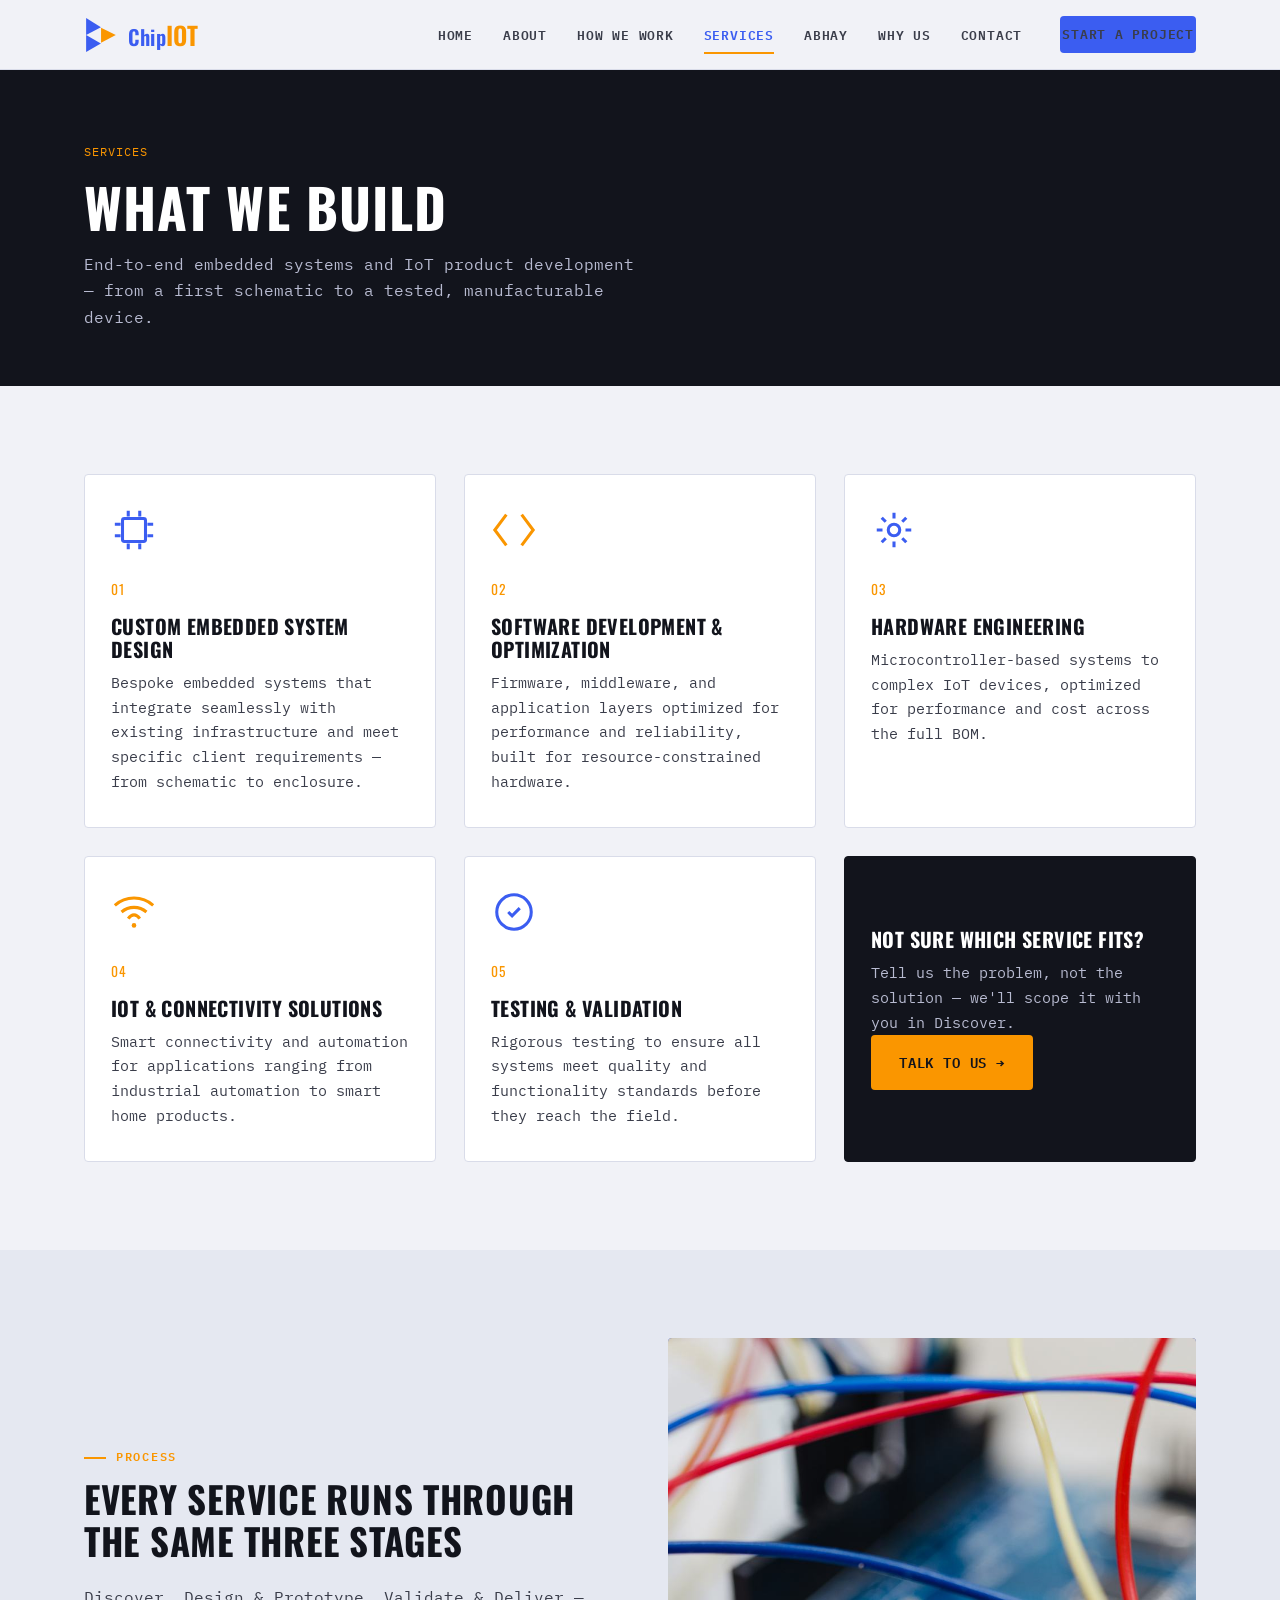
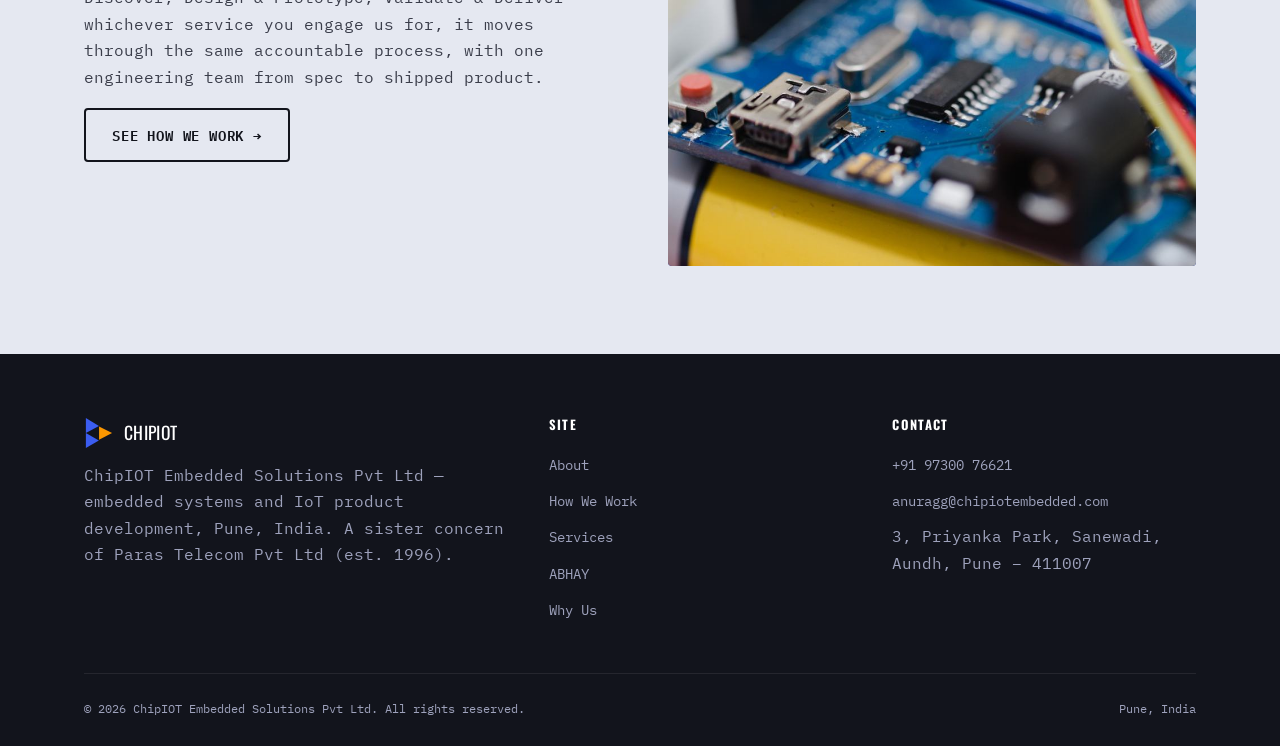
<file: services.html>
<!DOCTYPE html>
<html lang="en">
<head>
<meta charset="UTF-8">
<meta name="viewport" content="width=device-width, initial-scale=1.0">
<title>Services | ChipIOT Embedded Solutions — Embedded Systems, Pune</title>
<meta name="description" content="Custom embedded system design, firmware and software development, hardware engineering, IoT connectivity, and testing & validation — ChipIOT Embedded Solutions, Pune.">
<link rel="icon" type="image/svg+xml" href="assets/img/favicon.svg">
<link rel="preconnect" href="https://fonts.googleapis.com">
<link rel="preconnect" href="https://fonts.gstatic.com" crossorigin>
<link href="https://fonts.googleapis.com/css2?family=Oswald:wght@400;500;600;700&family=IBM+Plex+Mono:wght@400;500;600&display=swap" rel="stylesheet">
<link rel="stylesheet" href="assets/css/style.css">
</head>
<body>

<header class="site-header">
  <div class="nav-wrap">
    <a href="index.html" class="brand">
      <svg viewBox="0 0 422 478" xmlns="http://www.w3.org/2000/svg" aria-hidden="true">
        <polygon points="2,0 2,239 210,129" fill="#3B5DF1"/>
        <polygon points="2,239 2,478 209,359" fill="#3B5DF1"/>
        <polygon points="212,137 212,347 419,239" fill="#FA9600"/>
      </svg>
      <span class="brand-word"><b>Chip</b><span>IOT</span></span>
    </a>
    <button class="nav-toggle" aria-label="Toggle navigation" aria-expanded="false">
      <span></span><span></span><span></span>
    </button>
    <ul class="nav-links">
      <li><a href="index.html">Home</a></li>
      <li><a href="about.html">About</a></li>
      <li><a href="how-we-work.html">How We Work</a></li>
      <li><a href="services.html" aria-current="page">Services</a></li>
      <li><a href="https://abhay.chipiotembedded.com" target="_blank" rel="noopener">ABHAY</a></li>
      <li><a href="why-us.html">Why Us</a></li>
      <li><a href="contact.html">Contact</a></li>
      <li class="nav-cta"><a href="contact.html" class="btn btn-primary">Start a Project</a></li>
    </ul>
  </div>
</header>

<section class="page-banner">
  <div class="container">
    <div class="crumb">Services</div>
    <h1>What we build</h1>
    <p>End-to-end embedded systems and IoT product development — from a first schematic to a tested, manufacturable device.</p>
  </div>
</section>

<section>
  <div class="container">
    <div class="grid grid-3">
      <div class="card">
        <svg class="card-icon" viewBox="0 0 24 24" fill="none" stroke="#3B5DF1" stroke-width="1.6"><rect x="6" y="6" width="12" height="12" rx="1"/><path d="M9 2v3M15 2v3M9 19v3M15 19v3M2 9h3M2 15h3M19 9h3M19 15h3"/></svg>
        <span class="num">01</span>
        <h3>Custom Embedded System Design</h3>
        <p>Bespoke embedded systems that integrate seamlessly with existing infrastructure and meet specific client requirements — from schematic to enclosure.</p>
      </div>
      <div class="card">
        <svg class="card-icon" viewBox="0 0 24 24" fill="none" stroke="#FA9600" stroke-width="1.6"><path d="M8 4L2 12l6 8M16 4l6 8-6 8"/></svg>
        <span class="num">02</span>
        <h3>Software Development &amp; Optimization</h3>
        <p>Firmware, middleware, and application layers optimized for performance and reliability, built for resource-constrained hardware.</p>
      </div>
      <div class="card">
        <svg class="card-icon" viewBox="0 0 24 24" fill="none" stroke="#3B5DF1" stroke-width="1.6"><circle cx="12" cy="12" r="3"/><path d="M12 3v3M12 18v3M3 12h3M18 12h3M5.6 5.6l2.1 2.1M16.3 16.3l2.1 2.1M5.6 18.4l2.1-2.1M16.3 7.7l2.1-2.1"/></svg>
        <span class="num">03</span>
        <h3>Hardware Engineering</h3>
        <p>Microcontroller-based systems to complex IoT devices, optimized for performance and cost across the full BOM.</p>
      </div>
      <div class="card">
        <svg class="card-icon" viewBox="0 0 24 24" fill="none" stroke="#FA9600" stroke-width="1.6"><path d="M2 8.5a15 15 0 0 1 20 0M5.5 12a10 10 0 0 1 13 0M9 15.5a5 10 0 0 1 6 0"/><circle cx="12" cy="19" r="1.2" fill="#FA9600" stroke="none"/></svg>
        <span class="num">04</span>
        <h3>IoT &amp; Connectivity Solutions</h3>
        <p>Smart connectivity and automation for applications ranging from industrial automation to smart home products.</p>
      </div>
      <div class="card">
        <svg class="card-icon" viewBox="0 0 24 24" fill="none" stroke="#3B5DF1" stroke-width="1.6"><path d="M9 12l2 2 4-4"/><circle cx="12" cy="12" r="9"/></svg>
        <span class="num">05</span>
        <h3>Testing &amp; Validation</h3>
        <p>Rigorous testing to ensure all systems meet quality and functionality standards before they reach the field.</p>
      </div>
      <div class="card" style="background:var(--ink); border-color: var(--ink); display:flex; flex-direction:column; justify-content:center;">
        <h3 style="color:#fff;">Not sure which service fits?</h3>
        <p style="color:#B8BBD1;">Tell us the problem, not the solution — we'll scope it with you in Discover.</p>
        <a href="contact.html" class="btn btn-accent" style="align-self:flex-start;">Talk to Us →</a>
      </div>
    </div>
  </div>
</section>

<section class="bg-soft">
  <div class="container">
    <div class="grid grid-2" style="gap:56px; align-items:center;">
      <div>
        <span class="eyebrow">Process</span>
        <h2 class="mt-0">Every service runs through the same three stages</h2>
        <p>Discover, Design &amp; Prototype, Validate &amp; Deliver — whichever service you engage us for, it moves through the same accountable process, with one engineering team from spec to shipped product.</p>
        <a href="how-we-work.html" class="btn btn-ghost">See How We Work →</a>
      </div>
      <div class="hero-art" style="aspect-ratio: 1/1;">
        <img src="assets/img/hardware-macro.jpg" alt="Close-up of an embedded controller board with jumper wires">
      </div>
    </div>
  </div>
</section>

<footer class="site-footer">
  <div class="container">
    <div class="footer-grid">
      <div>
        <div class="footer-brand">
          <svg viewBox="0 0 422 478" xmlns="http://www.w3.org/2000/svg" aria-hidden="true">
            <polygon points="2,0 2,239 210,129" fill="#3B5DF1"/>
            <polygon points="2,239 2,478 209,359" fill="#3B5DF1"/>
            <polygon points="212,137 212,347 419,239" fill="#FA9600"/>
          </svg>
          <span>ChipIOT</span>
        </div>
        <p>ChipIOT Embedded Solutions Pvt Ltd — embedded systems and IoT product development, Pune, India. A sister concern of Paras Telecom Pvt Ltd (est. 1996).</p>
      </div>
      <div>
        <h4>Site</h4>
        <ul>
          <li><a href="about.html">About</a></li>
          <li><a href="how-we-work.html">How We Work</a></li>
          <li><a href="services.html">Services</a></li>
          <li><a href="https://abhay.chipiotembedded.com" target="_blank" rel="noopener">ABHAY</a></li>
          <li><a href="why-us.html">Why Us</a></li>
        </ul>
      </div>
      <div>
        <h4>Contact</h4>
        <ul>
          <li><a href="tel:+919730076621">+91 97300 76621</a></li>
          <li><a href="mailto:anuragg@chipiotembedded.com">anuragg@chipiotembedded.com</a></li>
          <li>3, Priyanka Park, Sanewadi,<br>Aundh, Pune – 411007</li>
        </ul>
      </div>
    </div>
    <div class="footer-bottom">
      <span>&copy; 2026 ChipIOT Embedded Solutions Pvt Ltd. All rights reserved.</span>
      <span>Pune, India</span>
    </div>
  </div>
</footer>
<script src="assets/js/main.js"></script>
</body>
</html>
</file>
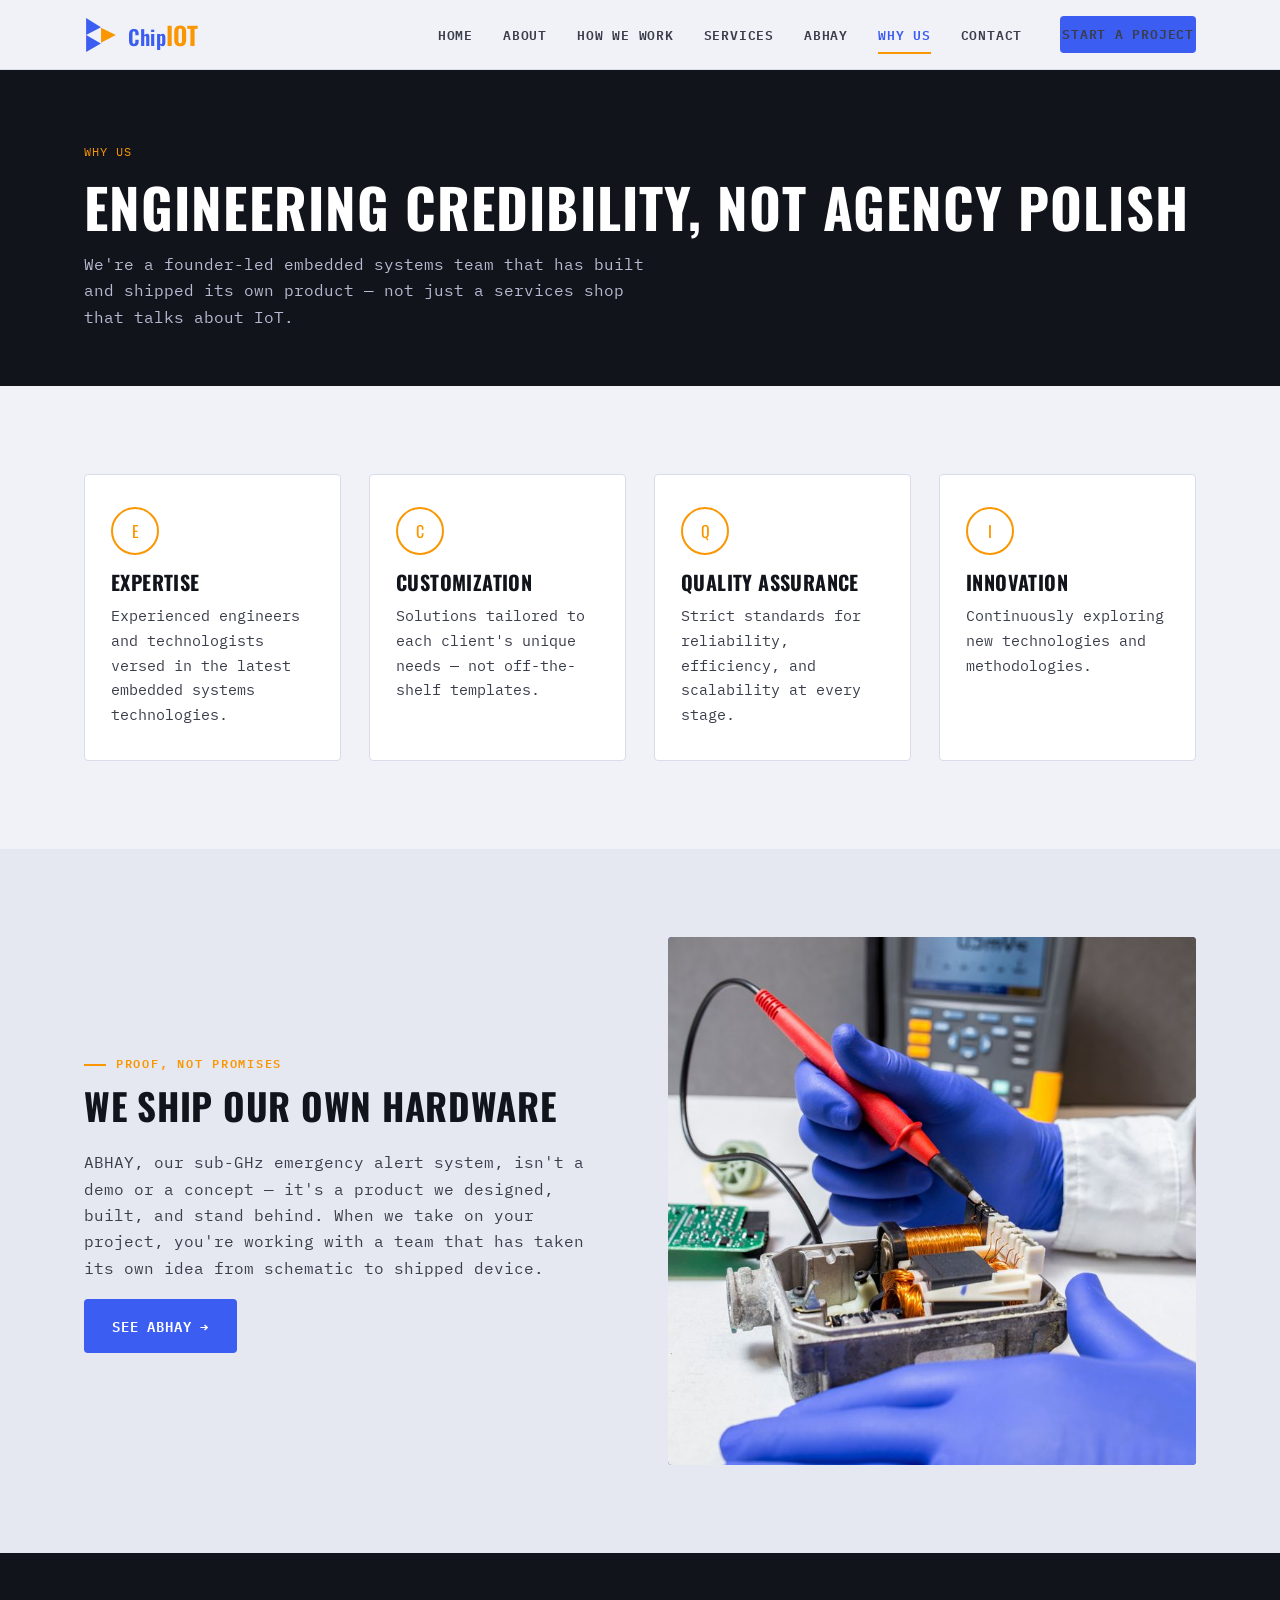
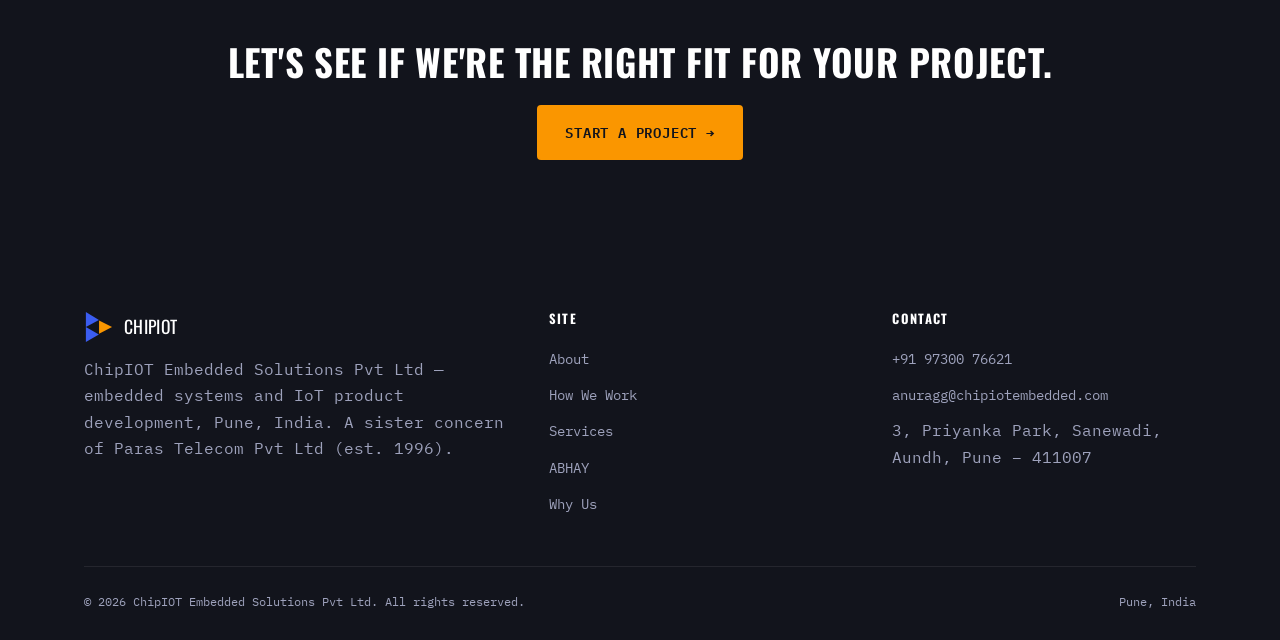
<file: why-us.html>
<!DOCTYPE html>
<html lang="en">
<head>
<meta charset="UTF-8">
<meta name="viewport" content="width=device-width, initial-scale=1.0">
<title>Why Us | ChipIOT Embedded Solutions — Embedded Systems, Pune</title>
<meta name="description" content="Why work with ChipIOT Embedded Solutions: engineering expertise, customization, quality assurance, and continuous innovation.">
<link rel="icon" type="image/svg+xml" href="assets/img/favicon.svg">
<link rel="preconnect" href="https://fonts.googleapis.com">
<link rel="preconnect" href="https://fonts.gstatic.com" crossorigin>
<link href="https://fonts.googleapis.com/css2?family=Oswald:wght@400;500;600;700&family=IBM+Plex+Mono:wght@400;500;600&display=swap" rel="stylesheet">
<link rel="stylesheet" href="assets/css/style.css">
</head>
<body>

<header class="site-header">
  <div class="nav-wrap">
    <a href="index.html" class="brand">
      <svg viewBox="0 0 422 478" xmlns="http://www.w3.org/2000/svg" aria-hidden="true">
        <polygon points="2,0 2,239 210,129" fill="#3B5DF1"/>
        <polygon points="2,239 2,478 209,359" fill="#3B5DF1"/>
        <polygon points="212,137 212,347 419,239" fill="#FA9600"/>
      </svg>
      <span class="brand-word"><b>Chip</b><span>IOT</span></span>
    </a>
    <button class="nav-toggle" aria-label="Toggle navigation" aria-expanded="false">
      <span></span><span></span><span></span>
    </button>
    <ul class="nav-links">
      <li><a href="index.html">Home</a></li>
      <li><a href="about.html">About</a></li>
      <li><a href="how-we-work.html">How We Work</a></li>
      <li><a href="services.html">Services</a></li>
      <li><a href="https://abhay.chipiotembedded.com" target="_blank" rel="noopener">ABHAY</a></li>
      <li><a href="why-us.html" aria-current="page">Why Us</a></li>
      <li><a href="contact.html">Contact</a></li>
      <li class="nav-cta"><a href="contact.html" class="btn btn-primary">Start a Project</a></li>
    </ul>
  </div>
</header>

<section class="page-banner">
  <div class="container">
    <div class="crumb">Why Us</div>
    <h1>Engineering credibility, not agency polish</h1>
    <p>We're a founder-led embedded systems team that has built and shipped its own product — not just a services shop that talks about IoT.</p>
  </div>
</section>

<section>
  <div class="container">
    <div class="grid grid-4">
      <div class="card">
        <div class="why-icon">E</div>
        <h3>Expertise</h3>
        <p>Experienced engineers and technologists versed in the latest embedded systems technologies.</p>
      </div>
      <div class="card">
        <div class="why-icon">C</div>
        <h3>Customization</h3>
        <p>Solutions tailored to each client's unique needs — not off-the-shelf templates.</p>
      </div>
      <div class="card">
        <div class="why-icon">Q</div>
        <h3>Quality Assurance</h3>
        <p>Strict standards for reliability, efficiency, and scalability at every stage.</p>
      </div>
      <div class="card">
        <div class="why-icon">I</div>
        <h3>Innovation</h3>
        <p>Continuously exploring new technologies and methodologies.</p>
      </div>
    </div>
  </div>
</section>

<section class="bg-soft">
  <div class="container">
    <div class="grid grid-2" style="gap:56px; align-items:center;">
      <div>
        <span class="eyebrow">Proof, Not Promises</span>
        <h2 class="mt-0">We ship our own hardware</h2>
        <p>ABHAY, our sub-GHz emergency alert system, isn't a demo or a concept — it's a product we designed, built, and stand behind. When we take on your project, you're working with a team that has taken its own idea from schematic to shipped device.</p>
        <a href="https://abhay.chipiotembedded.com" target="_blank" rel="noopener" class="btn btn-primary">See ABHAY →</a>
      </div>
      <div class="hero-art" style="aspect-ratio: 1/1;">
        <img src="assets/img/quality-testing.jpg" alt="Engineer testing a device assembly with a multimeter">
      </div>
    </div>
  </div>
</section>

<section class="bg-dark text-center">
  <div class="container">
    <h2>Let's see if we're the right fit for your project.</h2>
    <div class="btn-row" style="justify-content:center;">
      <a href="contact.html" class="btn btn-accent">Start a Project →</a>
    </div>
  </div>
</section>

<footer class="site-footer">
  <div class="container">
    <div class="footer-grid">
      <div>
        <div class="footer-brand">
          <svg viewBox="0 0 422 478" xmlns="http://www.w3.org/2000/svg" aria-hidden="true">
            <polygon points="2,0 2,239 210,129" fill="#3B5DF1"/>
            <polygon points="2,239 2,478 209,359" fill="#3B5DF1"/>
            <polygon points="212,137 212,347 419,239" fill="#FA9600"/>
          </svg>
          <span>ChipIOT</span>
        </div>
        <p>ChipIOT Embedded Solutions Pvt Ltd — embedded systems and IoT product development, Pune, India. A sister concern of Paras Telecom Pvt Ltd (est. 1996).</p>
      </div>
      <div>
        <h4>Site</h4>
        <ul>
          <li><a href="about.html">About</a></li>
          <li><a href="how-we-work.html">How We Work</a></li>
          <li><a href="services.html">Services</a></li>
          <li><a href="https://abhay.chipiotembedded.com" target="_blank" rel="noopener">ABHAY</a></li>
          <li><a href="why-us.html">Why Us</a></li>
        </ul>
      </div>
      <div>
        <h4>Contact</h4>
        <ul>
          <li><a href="tel:+919730076621">+91 97300 76621</a></li>
          <li><a href="mailto:anuragg@chipiotembedded.com">anuragg@chipiotembedded.com</a></li>
          <li>3, Priyanka Park, Sanewadi,<br>Aundh, Pune – 411007</li>
        </ul>
      </div>
    </div>
    <div class="footer-bottom">
      <span>&copy; 2026 ChipIOT Embedded Solutions Pvt Ltd. All rights reserved.</span>
      <span>Pune, India</span>
    </div>
  </div>
</footer>
<script src="assets/js/main.js"></script>
</body>
</html>
</file>
<file: assets/css/style.css>
/* ==========================================================================
   ChipIOT Embedded Solutions — brand stylesheet
   Typography: Oswald (headings) + IBM Plex Mono (body/technical labels)
   Colors: blue #3B5DF1, orange #FA9600
   ========================================================================== */

:root {
  --blue: #3B5DF1;
  --blue-dark: #2A45C4;
  --orange: #FA9600;
  --orange-dark: #D67E00;
  --ink: #12141C;
  --ink-soft: #3A3D4A;
  --bg: #F1F2F7;
  --paper: #FFFFFF;
  --paper-soft: #E5E8F1;
  --line: #D9DCE9;

  --font-head: "Oswald", "Arial Narrow", sans-serif;
  --font-body: "IBM Plex Mono", "Courier New", monospace;

  --container: 1160px;
  --radius: 4px;
}

* { box-sizing: border-box; }
html { scroll-behavior: smooth; }

body {
  margin: 0;
  font-family: var(--font-body);
  font-size: 16px;
  line-height: 1.65;
  color: var(--ink-soft);
  background: var(--bg);
  -webkit-font-smoothing: antialiased;
}

h1, h2, h3, h4 {
  font-family: var(--font-head);
  color: var(--ink);
  text-transform: uppercase;
  letter-spacing: 0.02em;
  line-height: 1.15;
  margin: 0 0 0.6em;
}

h1 { font-size: clamp(2.1rem, 5vw, 3.4rem); }
h2 { font-size: clamp(1.6rem, 3.4vw, 2.3rem); }
h3 { font-size: 1.25rem; }

p { margin: 0 0 1.1em; }

a { color: var(--blue); text-decoration: none; }
a:hover { color: var(--blue-dark); }

img { max-width: 100%; display: block; }

.eyebrow {
  display: inline-block;
  font-family: var(--font-body);
  font-size: 0.78rem;
  font-weight: 600;
  letter-spacing: 0.14em;
  text-transform: uppercase;
  color: var(--orange);
  margin-bottom: 0.9em;
}

.eyebrow::before {
  content: "";
  display: inline-block;
  width: 22px;
  height: 2px;
  background: var(--orange);
  margin-right: 10px;
  vertical-align: middle;
}

.container {
  max-width: var(--container);
  margin: 0 auto;
  padding: 0 24px;
}

section { padding: 88px 0; }
.section-tight { padding: 56px 0; }
.bg-soft { background: var(--paper-soft); }
.bg-dark { background: var(--ink); color: #C6C9DE; }
.bg-dark h2, .bg-dark h3 { color: #fff; }

.text-center { text-align: center; }
.lede { font-size: 1.1rem; max-width: 640px; }
.center-col { margin-left: auto; margin-right: auto; }

/* Buttons */
.btn {
  display: inline-flex;
  align-items: center;
  gap: 8px;
  font-family: var(--font-body);
  font-weight: 600;
  font-size: 0.85rem;
  letter-spacing: 0.06em;
  text-transform: uppercase;
  padding: 14px 26px;
  border-radius: var(--radius);
  border: 2px solid transparent;
  cursor: pointer;
  transition: transform 0.15s ease, background 0.15s ease, color 0.15s ease, border-color .15s ease;
}
.btn:hover { transform: translateY(-2px); }

.btn-primary { background: var(--blue); color: #fff; }
.btn-primary:hover { background: var(--blue-dark); color: #fff; }

.btn-accent { background: var(--orange); color: #12141C; }
.btn-accent:hover { background: var(--orange-dark); color: #12141C; }

.btn-ghost { border-color: currentColor; color: var(--ink); background: transparent; }
.btn-ghost:hover { background: var(--ink); color: #fff; }

.btn-ghost-light { border-color: rgba(255,255,255,.6); color: #fff; }
.btn-ghost-light:hover { background: #fff; color: var(--ink); }

.btn-row { display: flex; gap: 16px; flex-wrap: wrap; }

/* ==== Header / Nav ==== */
.site-header {
  position: sticky;
  top: 0;
  z-index: 100;
  background: rgba(241,242,247,0.96);
  border-bottom: 1px solid var(--line);
}

.nav-wrap {
  display: flex;
  align-items: center;
  justify-content: space-between;
  padding: 14px 24px;
  max-width: var(--container);
  margin: 0 auto;
}

.brand { display: flex; align-items: center; gap: 10px; }
.brand svg { width: 34px; height: 34px; }
.brand-word {
  font-family: var(--font-head);
  font-size: 1.3rem;
  font-weight: 600;
  letter-spacing: 0.01em;
  color: var(--ink);
}
.brand-word b { color: var(--blue); font-weight: 600; }
.brand-word span { color: var(--orange); font-size: 1.2em; }

.nav-links { display: flex; align-items: center; gap: 30px; list-style: none; margin: 0; padding: 0; }
.nav-links a {
  font-size: 0.82rem;
  font-weight: 600;
  letter-spacing: 0.06em;
  text-transform: uppercase;
  color: var(--ink-soft);
  padding: 6px 0;
  border-bottom: 2px solid transparent;
}
.nav-links a:hover, .nav-links a[aria-current="page"] { color: var(--blue); border-color: var(--orange); }

.nav-cta { margin-left: 8px; }

.nav-toggle {
  display: none;
  flex-direction: column;
  gap: 5px;
  background: none;
  border: none;
  cursor: pointer;
  padding: 6px;
}
.nav-toggle span { width: 24px; height: 2px; background: var(--ink); display: block; }

/* ==== Hero ==== */
.hero {
  position: relative;
  background: var(--ink);
  color: #fff;
  overflow: hidden;
  padding: 100px 0 120px;
}

.hero-grid {
  display: grid;
  grid-template-columns: 1.1fr 0.9fr;
  gap: 48px;
  align-items: center;
  position: relative;
  z-index: 2;
}

.hero h1 { color: #fff; }
.hero .lede { color: #C6C9DE; max-width: 520px; }

.hero-art {
  position: relative;
  aspect-ratio: 4 / 3.2;
  border-radius: var(--radius);
  overflow: hidden;
  background: linear-gradient(135deg, var(--blue) 0%, #1B2C8A 60%);
}

.hero-art .tri {
  position: absolute;
  inset: 0;
}

.hero-art img {
  position: absolute;
  inset: 0;
  width: 100%;
  height: 100%;
  object-fit: cover;
}

.photo-section {
  background-size: cover;
  background-position: center;
}

.hero-note {
  position: absolute;
  left: 16px;
  bottom: 16px;
  right: 16px;
  background: rgba(18,20,28,0.72);
  color: #fff;
  font-size: 0.72rem;
  letter-spacing: 0.06em;
  padding: 10px 12px;
  border-left: 3px solid var(--orange);
}

.hero-bg-shape {
  position: absolute;
  inset: 0;
  z-index: 1;
  opacity: 0.5;
  pointer-events: none;
}

/* Diagonal divider (triangle motif carried from the logo) */
.divider {
  position: relative;
  height: 64px;
  overflow: hidden;
}
.divider svg { width: 100%; height: 100%; display: block; }

/* ==== Cards ==== */
.grid {
  display: grid;
  gap: 28px;
}
.grid-3 { grid-template-columns: repeat(3, 1fr); }
.grid-4 { grid-template-columns: repeat(4, 1fr); }
.grid-2 { grid-template-columns: repeat(2, 1fr); }

.card {
  background: var(--paper);
  border: 1px solid var(--line);
  border-radius: var(--radius);
  padding: 32px 26px;
  position: relative;
  transition: border-color .15s ease, transform .15s ease;
}
.card:hover { border-color: var(--blue); transform: translateY(-4px); }
.card .num {
  font-family: var(--font-head);
  font-size: 0.85rem;
  color: var(--orange);
  letter-spacing: 0.1em;
  margin-bottom: 14px;
  display: block;
}
.card h3 { margin-bottom: 10px; }
.card p { margin-bottom: 0; font-size: 0.94rem; }

.card-icon {
  width: 46px;
  height: 46px;
  margin-bottom: 18px;
}

/* Step circles — How We Work */
.steps {
  display: grid;
  grid-template-columns: repeat(3, 1fr);
  gap: 40px;
  counter-reset: step;
  position: relative;
}
.step { text-align: left; position: relative; padding-top: 8px; }
.step-circle {
  width: 64px;
  height: 64px;
  border-radius: 50%;
  border: 2px solid var(--orange);
  color: var(--orange);
  font-family: var(--font-head);
  font-size: 1.5rem;
  display: flex;
  align-items: center;
  justify-content: center;
  margin-bottom: 22px;
  background: var(--ink);
}
.step h3 { color: #fff; }
.step p { color: #B8BBD1; }

/* Process rail connecting the steps on desktop */
.steps::before {
  content: "";
  position: absolute;
  top: 40px;
  left: calc(100% / 6);
  right: calc(100% / 6);
  height: 2px;
  background: repeating-linear-gradient(90deg, var(--orange) 0 8px, transparent 8px 16px);
  z-index: 0;
}

/* Founder */
.founder {
  display: grid;
  grid-template-columns: 260px 1fr;
  gap: 48px;
  align-items: center;
}
.founder-photo {
  width: 100%;
  aspect-ratio: 1/1;
  border-radius: var(--radius);
  object-fit: cover;
  display: block;
  position: relative;
}
.founder blockquote {
  margin: 0 0 20px;
  font-size: 1.08rem;
  color: var(--ink);
  border-left: 3px solid var(--orange);
  padding-left: 20px;
}
.founder-name { font-family: var(--font-head); text-transform: uppercase; color: var(--blue); letter-spacing: .04em; }
.founder-role { font-size: 0.82rem; color: var(--ink-soft); }

/* Why us */
.why-icon {
  width: 48px; height: 48px;
  border: 2px solid var(--orange);
  border-radius: 50%;
  display: flex; align-items: center; justify-content: center;
  margin-bottom: 16px;
  color: var(--orange);
  font-family: var(--font-head);
}

/* ABHAY product page */
.abhay-hero {
  background: linear-gradient(120deg, #0E1330 0%, #1B2C8A 55%, var(--blue) 100%);
  color: #fff;
  padding: 100px 0 90px;
  position: relative;
  overflow: hidden;
}
.abhay-badge {
  display: inline-flex;
  align-items: center;
  gap: 8px;
  background: rgba(250,150,0,0.14);
  border: 1px solid var(--orange);
  color: var(--orange);
  font-size: 0.72rem;
  letter-spacing: 0.1em;
  text-transform: uppercase;
  padding: 6px 12px;
  border-radius: 999px;
  margin-bottom: 22px;
}
.abhay-badge::before {
  content: "";
  width: 8px; height: 8px;
  border-radius: 50%;
  background: var(--orange);
  box-shadow: 0 0 0 4px rgba(250,150,0,0.25);
}

.spec-table {
  width: 100%;
  border-collapse: collapse;
  font-size: 0.92rem;
}
.spec-table tr { border-bottom: 1px solid var(--line); }
.spec-table td { padding: 14px 10px; }
.spec-table td:first-child {
  color: var(--ink);
  font-weight: 600;
  width: 42%;
}

.tag-list { display: flex; flex-wrap: wrap; gap: 10px; }
.tag {
  font-size: 0.72rem;
  letter-spacing: 0.06em;
  text-transform: uppercase;
  border: 1px solid var(--line);
  padding: 7px 12px;
  border-radius: 999px;
  color: var(--ink-soft);
}

/* Contact */
.contact-grid {
  display: grid;
  grid-template-columns: 0.9fr 1.1fr;
  gap: 56px;
}
.contact-info-item {
  display: flex;
  gap: 14px;
  margin-bottom: 26px;
  align-items: flex-start;
}
.contact-info-item .ico {
  width: 38px; height: 38px;
  border-radius: 50%;
  background: var(--blue);
  color: #fff;
  display: flex; align-items: center; justify-content: center;
  flex-shrink: 0;
}
.contact-info-item strong { display: block; color: var(--ink); font-family: var(--font-head); letter-spacing: .02em; text-transform: uppercase; font-size: .85rem; }

form.contact-form {
  display: grid;
  gap: 18px;
}
.form-row { display: grid; grid-template-columns: 1fr 1fr; gap: 18px; }
label {
  display: block;
  font-size: 0.72rem;
  letter-spacing: 0.08em;
  text-transform: uppercase;
  color: var(--ink);
  margin-bottom: 8px;
  font-weight: 600;
}
input, select, textarea {
  width: 100%;
  font-family: var(--font-body);
  font-size: 0.94rem;
  padding: 13px 14px;
  border: 1px solid var(--line);
  border-radius: var(--radius);
  background: #fff;
  color: var(--ink);
}
input:focus, select:focus, textarea:focus {
  outline: none;
  border-color: var(--blue);
  box-shadow: 0 0 0 3px rgba(59,93,241,0.14);
}
textarea { resize: vertical; min-height: 130px; }
.form-note { font-size: 0.78rem; color: var(--ink-soft); margin-top: -6px; }
.form-success {
  display: none;
  background: #EFF6EC;
  border: 1px solid #8FC08A;
  color: #2C5F27;
  padding: 14px 16px;
  border-radius: var(--radius);
  font-size: 0.88rem;
}
.form-success.show { display: block; }

.form-error {
  display: none;
  background: #FBEAEA;
  border: 1px solid #E39A9A;
  color: #7A2020;
  padding: 14px 16px;
  border-radius: var(--radius);
  font-size: 0.88rem;
}
.form-error.show { display: block; }
.form-error a { color: #7A2020; text-decoration: underline; }

/* Footer */
.site-footer {
  background: var(--ink);
  color: #9EA2BC;
  padding: 64px 0 28px;
}
.footer-grid {
  display: grid;
  grid-template-columns: 1.4fr 1fr 1fr;
  gap: 40px;
  padding-bottom: 40px;
  border-bottom: 1px solid rgba(255,255,255,0.08);
}
.footer-grid h4 {
  color: #fff;
  font-size: 0.8rem;
  letter-spacing: 0.1em;
  margin-bottom: 18px;
}
.footer-grid ul { list-style: none; margin: 0; padding: 0; }
.footer-grid li { margin-bottom: 10px; }
.footer-grid a { color: #9EA2BC; font-size: 0.9rem; }
.footer-grid a:hover { color: var(--orange); }
.footer-brand { display: flex; align-items: center; gap: 10px; margin-bottom: 14px; }
.footer-brand svg { width: 30px; height: 30px; }
.footer-brand span { font-family: var(--font-head); color: #fff; letter-spacing: .02em; text-transform: uppercase; font-size: 1.1rem; }
.footer-bottom {
  display: flex;
  justify-content: space-between;
  align-items: center;
  padding-top: 24px;
  font-size: 0.78rem;
  flex-wrap: wrap;
  gap: 10px;
}

/* Page intro banner (non-home pages) */
.page-banner {
  background: var(--ink);
  color: #fff;
  padding: 72px 0 56px;
  position: relative;
  overflow: hidden;
}
.page-banner h1 { color: #fff; margin-bottom: 12px; }
.page-banner p { color: #B8BBD1; max-width: 560px; margin: 0; }
.crumb { font-size: 0.76rem; color: var(--orange); letter-spacing: .08em; text-transform: uppercase; margin-bottom: 14px; }

/* Utility */
.mt-0 { margin-top: 0; }
.mb-0 { margin-bottom: 0; }

/* ==== Responsive ==== */
@media (max-width: 900px) {
  .hero-grid, .founder, .contact-grid { grid-template-columns: 1fr; }
  .founder-photo { max-width: 220px; }
  .grid-3, .grid-4, .grid-2 { grid-template-columns: 1fr 1fr; }
  .steps { grid-template-columns: 1fr; gap: 32px; }
  .steps::before { display: none; }
  .footer-grid { grid-template-columns: 1fr; gap: 30px; }
}

@media (max-width: 720px) {
  .nav-links { position: fixed; top: 66px; left: 0; right: 0; bottom: 0; background: #fff; flex-direction: column; align-items: flex-start; padding: 30px 24px; gap: 22px; transform: translateX(100%); transition: transform .25s ease; overflow-y: auto; }
  .nav-links.open { transform: translateX(0); }
  .nav-toggle { display: flex; }
  .nav-cta { margin-left: 0; }
  .grid-3, .grid-4, .grid-2 { grid-template-columns: 1fr; }
  .form-row { grid-template-columns: 1fr; }
  section { padding: 56px 0; }
  .hero { padding: 56px 0 72px; }
}
</file>
